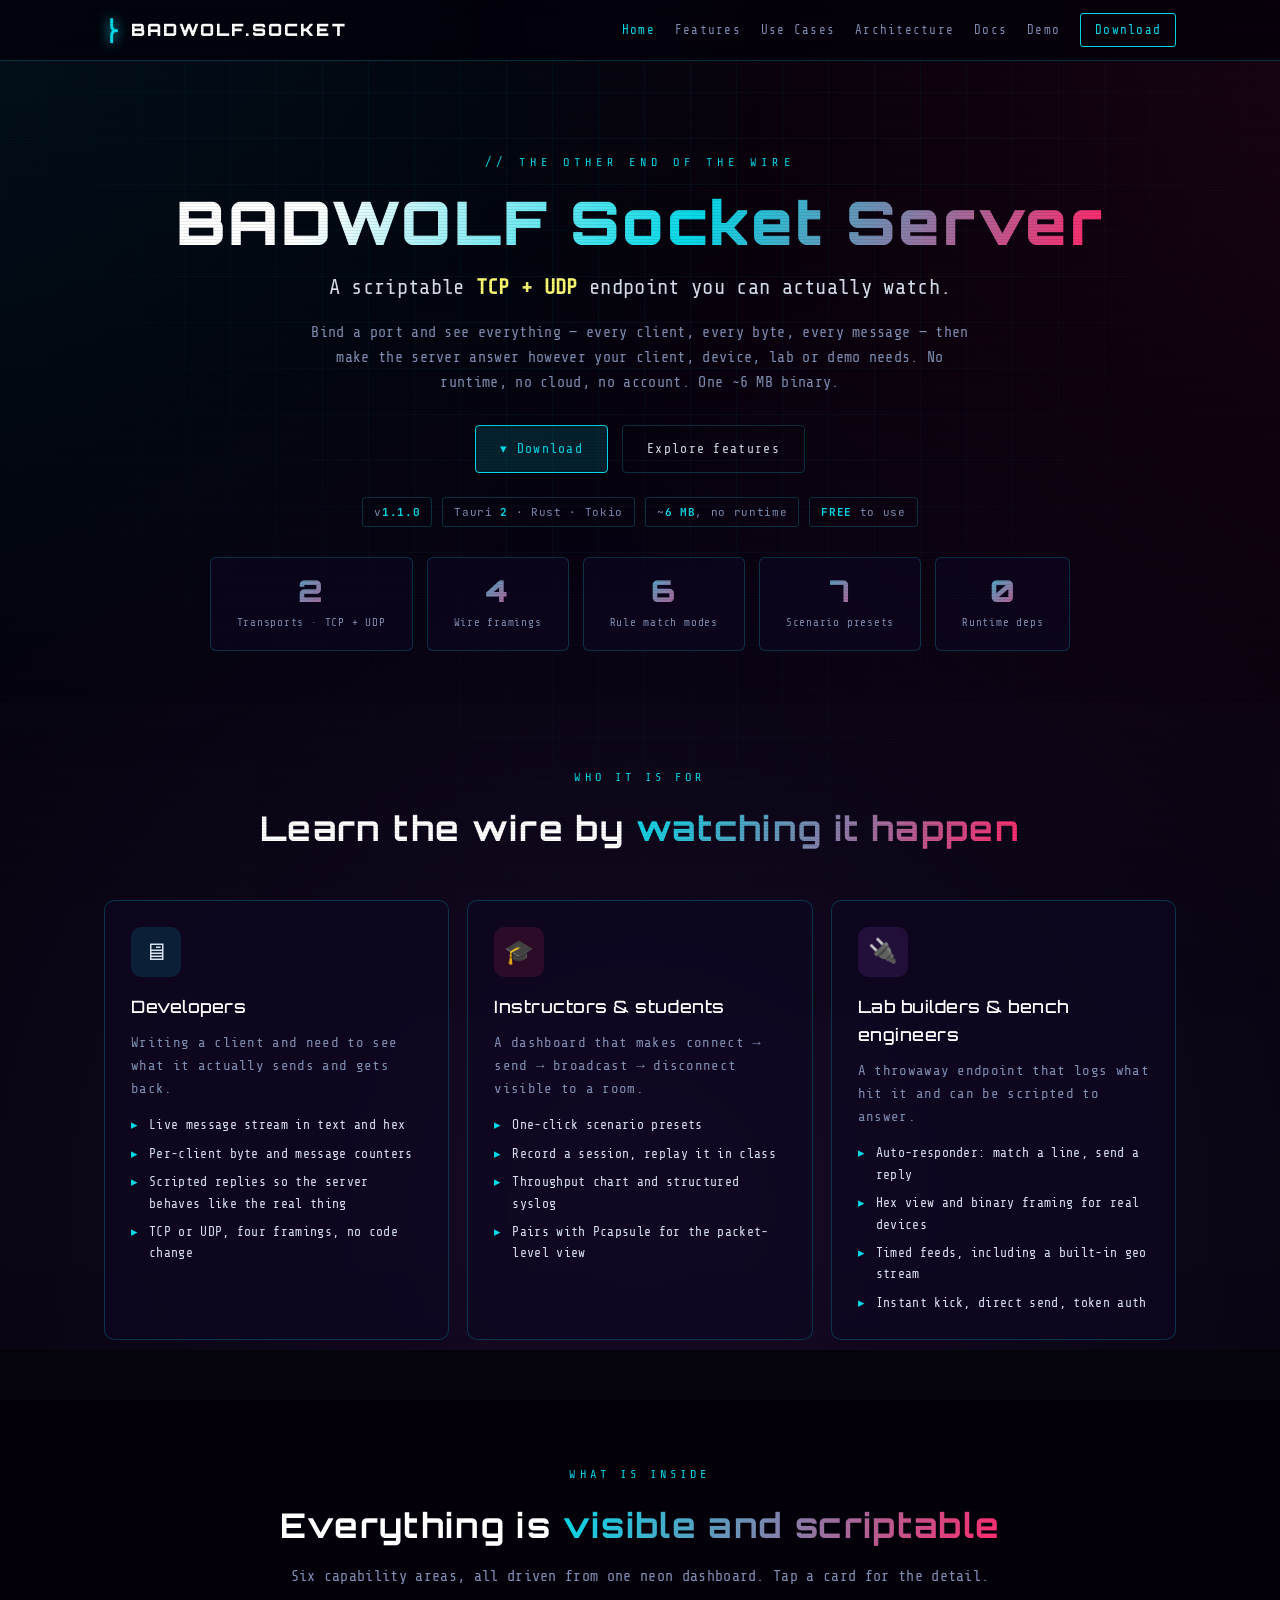
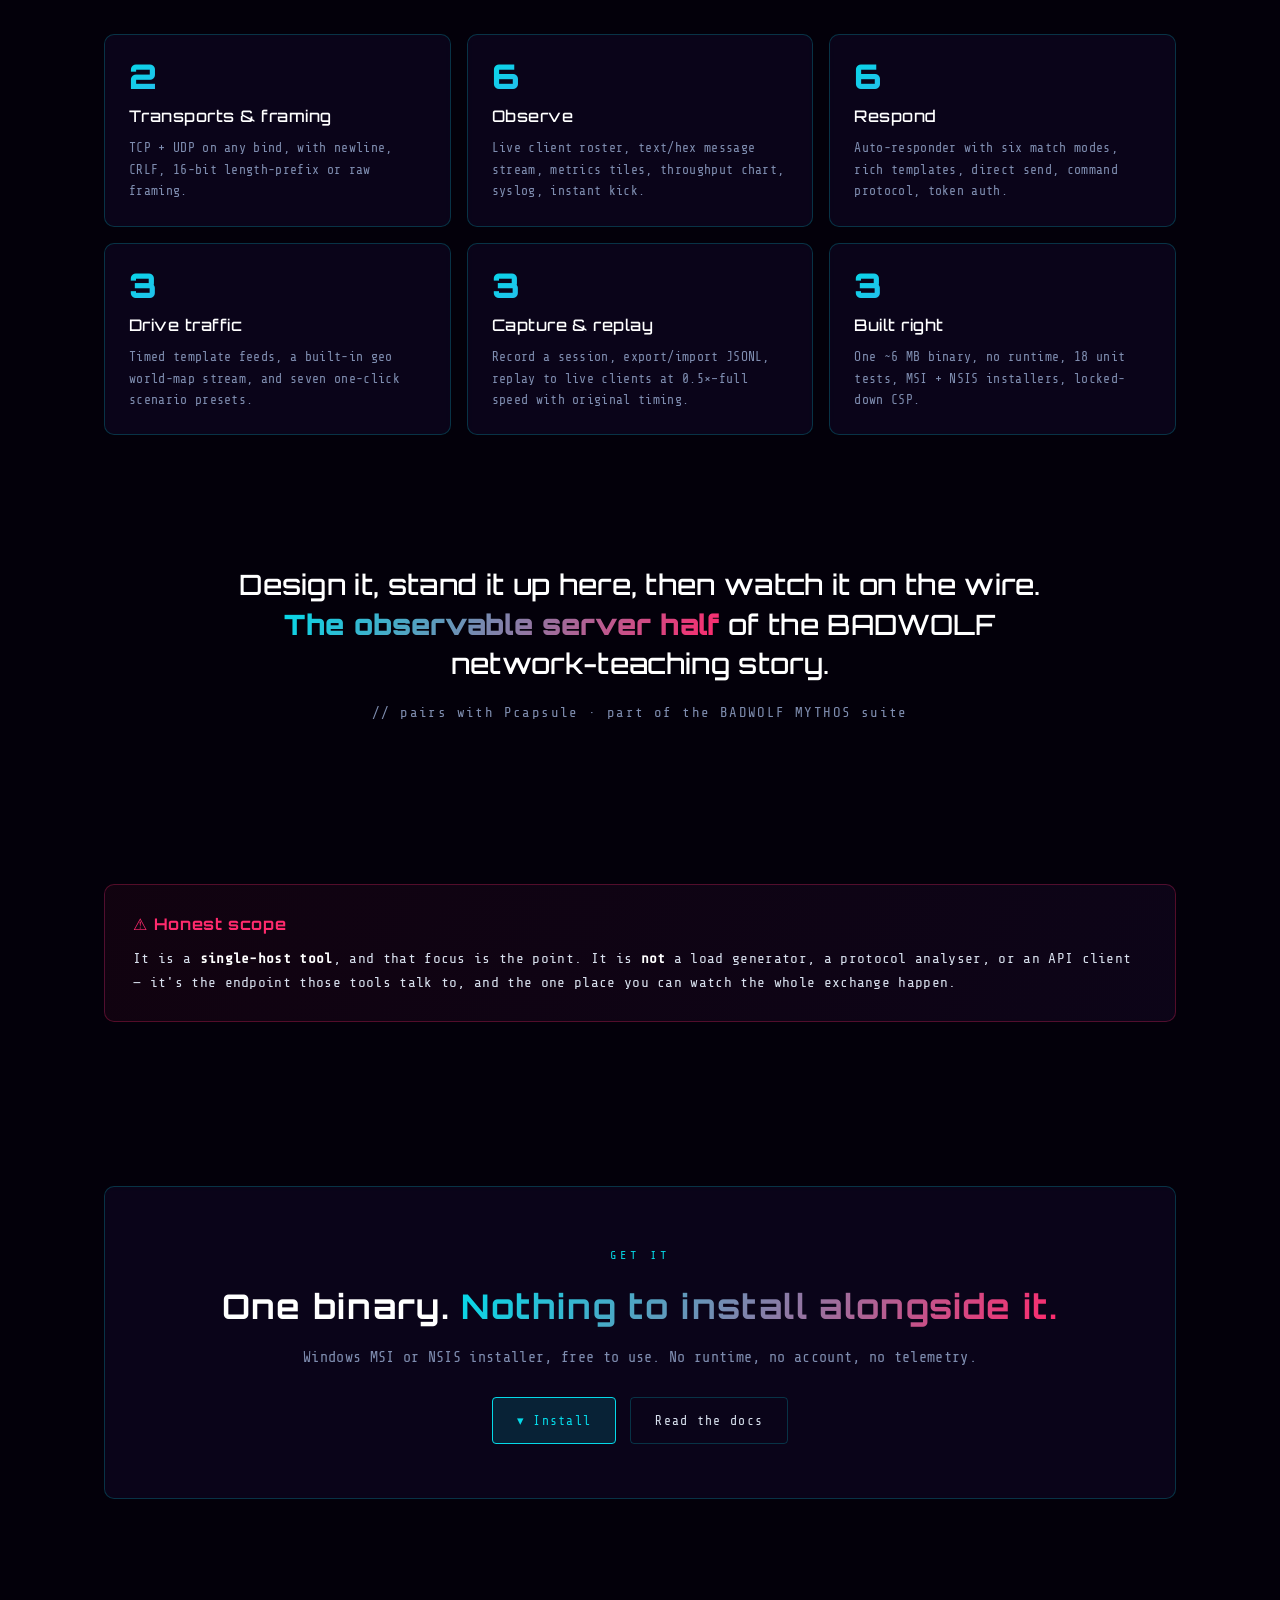
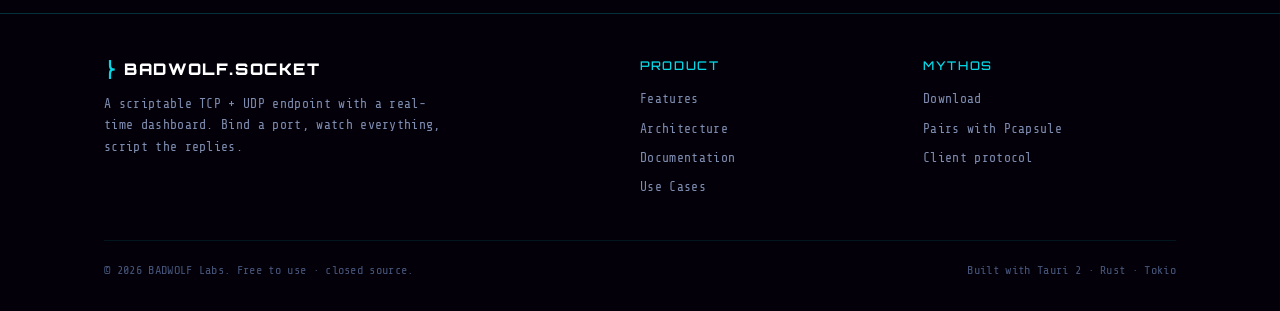
<file: index.html>
<!DOCTYPE html>
<html lang="en">
<head>
<meta charset="UTF-8" />
<meta name="viewport" content="width=device-width, initial-scale=1.0" />
<title>BADWOLF Socket Server — the other end of the wire</title>
<meta name="description" content="A scriptable TCP + UDP endpoint with a real-time cyberpunk dashboard. Auto-responder, feeds, hex, record/replay — one 6 MB binary, no runtime." />
<meta name="theme-color" content="#03000a" />
<link rel="preconnect" href="https://fonts.googleapis.com" />
<link rel="preconnect" href="https://fonts.gstatic.com" crossorigin />
<link href="https://fonts.googleapis.com/css2?family=Orbitron:wght@500;700;900&family=Share+Tech+Mono&family=JetBrains+Mono:wght@400;500;700&display=swap" rel="stylesheet" />
<link rel="stylesheet" href="styles.css" />
</head>
<body>
<div class="bg"></div><div class="grid-bg"></div><div class="scan"></div>

<nav class="nav">
  <div class="nav-inner">
    <a href="index.html" class="nav-brand"><span class="glyph">&#9132;</span> BADWOLF.SOCKET</a>
    <button class="nav-hamburger" aria-label="Menu">&#9776;</button>
    <div class="nav-links">
      <a href="index.html" class="active">Home</a>
      <a href="features.html">Features</a>
      <a href="use-cases.html">Use Cases</a>
      <a href="architecture.html">Architecture</a>
      <a href="docs.html">Docs</a>
      <a href="demo.html">Demo</a>
      <a href="docs.html#download" class="nav-cta">Download</a>
    </div>
  </div>
</nav>

<section class="hero">
  <div class="container">
    <div class="kicker reveal">// the other end of the wire</div>
    <h1 class="reveal reveal-delay-1">BADWOLF Socket Server</h1>
    <p class="hero-tagline reveal reveal-delay-2">A scriptable <b>TCP + UDP</b> endpoint you can actually watch.</p>
    <p class="hero-subtitle reveal reveal-delay-2">Bind a port and see everything — every client, every byte, every message — then make the server answer however your client, device, lab or demo needs. No runtime, no cloud, no account. One ~6&nbsp;MB binary.</p>
    <div class="hero-buttons reveal reveal-delay-3">
      <a href="docs.html#download" class="btn btn-primary">&#9662; Download</a>
      <a href="features.html" class="btn btn-ghost">Explore features</a>
    </div>
    <div class="badges reveal reveal-delay-3">
      <span class="badge">v<b>1.1.0</b></span>
      <span class="badge">Tauri <b>2</b> · Rust · Tokio</span>
      <span class="badge">~<b>6 MB</b>, no runtime</span>
      <span class="badge"><b>FREE</b> to use</span>
    </div>
  </div>
  <div class="container">
    <div class="stats-strip reveal reveal-delay-3">
      <div class="stat"><div class="stat-val">2</div><div class="stat-lbl">Transports · TCP + UDP</div></div>
      <div class="stat"><div class="stat-val">4</div><div class="stat-lbl">Wire framings</div></div>
      <div class="stat"><div class="stat-val">6</div><div class="stat-lbl">Rule match modes</div></div>
      <div class="stat"><div class="stat-val">7</div><div class="stat-lbl">Scenario presets</div></div>
      <div class="stat"><div class="stat-val">0</div><div class="stat-lbl">Runtime deps</div></div>
    </div>
  </div>
</section>

<!-- WHO IT IS FOR -->
<section class="section value-props">
  <div class="container">
    <div class="reveal" style="text-align:center; margin-bottom:44px;">
      <span class="label">Who it is for</span>
      <h2>Learn the wire by <span class="gradient-text">watching it happen</span></h2>
    </div>
    <div class="grid-3">
      <div class="glass feature-card reveal reveal-delay-1">
        <div class="vp-icon" style="background:rgba(5,217,232,0.12);">&#128421;</div>
        <h4>Developers</h4>
        <p>Writing a client and need to see what it actually sends and gets back.</p>
        <ul>
          <li>Live message stream in text and hex</li>
          <li>Per-client byte and message counters</li>
          <li>Scripted replies so the server behaves like the real thing</li>
          <li>TCP or UDP, four framings, no code change</li>
        </ul>
      </div>
      <div class="glass feature-card reveal reveal-delay-2">
        <div class="vp-icon" style="background:rgba(255,42,109,0.12);">&#127891;</div>
        <h4>Instructors &amp; students</h4>
        <p>A dashboard that makes connect &rarr; send &rarr; broadcast &rarr; disconnect visible to a room.</p>
        <ul>
          <li>One-click scenario presets</li>
          <li>Record a session, replay it in class</li>
          <li>Throughput chart and structured syslog</li>
          <li>Pairs with Pcapsule for the packet-level view</li>
        </ul>
      </div>
      <div class="glass feature-card reveal reveal-delay-3">
        <div class="vp-icon" style="background:rgba(177,74,255,0.12);">&#128268;</div>
        <h4>Lab builders &amp; bench engineers</h4>
        <p>A throwaway endpoint that logs what hit it and can be scripted to answer.</p>
        <ul>
          <li>Auto-responder: match a line, send a reply</li>
          <li>Hex view and binary framing for real devices</li>
          <li>Timed feeds, including a built-in geo stream</li>
          <li>Instant kick, direct send, token auth</li>
        </ul>
      </div>
    </div>
  </div>
</section>

<!-- WHAT IS INSIDE -->
<section class="section">
  <div class="container">
    <div class="reveal" style="text-align:center; margin-bottom:44px;">
      <span class="label">What is inside</span>
      <h2>Everything is <span class="gradient-text">visible and scriptable</span></h2>
      <p class="subtitle" style="margin:12px auto 0;">Six capability areas, all driven from one neon dashboard. Tap a card for the detail.</p>
    </div>
    <div class="cat-cards">
      <a href="features.html#listen" class="glass cat-card reveal reveal-delay-1">
        <div class="cat-count">2</div><h4>Transports &amp; framing</h4>
        <p>TCP + UDP on any bind, with newline, CRLF, 16-bit length-prefix or raw framing.</p>
      </a>
      <a href="features.html#see" class="glass cat-card reveal reveal-delay-2">
        <div class="cat-count">6</div><h4>Observe</h4>
        <p>Live client roster, text/hex message stream, metrics tiles, throughput chart, syslog, instant kick.</p>
      </a>
      <a href="features.html#answer" class="glass cat-card reveal reveal-delay-3">
        <div class="cat-count">6</div><h4>Respond</h4>
        <p>Auto-responder with six match modes, rich templates, direct send, command protocol, token auth.</p>
      </a>
      <a href="features.html#drive" class="glass cat-card reveal reveal-delay-1">
        <div class="cat-count">3</div><h4>Drive traffic</h4>
        <p>Timed template feeds, a built-in geo world-map stream, and seven one-click scenario presets.</p>
      </a>
      <a href="features.html#capture" class="glass cat-card reveal reveal-delay-2">
        <div class="cat-count">3</div><h4>Capture &amp; replay</h4>
        <p>Record a session, export/import JSONL, replay to live clients at 0.5&times;&ndash;full speed with original timing.</p>
      </a>
      <a href="features.html#built" class="glass cat-card reveal reveal-delay-3">
        <div class="cat-count">3</div><h4>Built right</h4>
        <p>One ~6 MB binary, no runtime, 18 unit tests, MSI + NSIS installers, locked-down CSP.</p>
      </a>
    </div>
  </div>
</section>

<!-- POSITIONING -->
<section class="quote-section">
  <div class="container">
    <blockquote class="reveal">Design it, stand it up here, then watch it on the wire.
      <span class="gradient-text">The observable server half</span> of the BADWOLF network-teaching story.</blockquote>
    <cite class="reveal reveal-delay-1">// pairs with Pcapsule &middot; part of the BADWOLF MYTHOS suite</cite>
  </div>
</section>

<!-- HONEST SCOPE -->
<section class="section">
  <div class="container">
    <div class="callout reveal">
      <h3>&#9888; Honest scope</h3>
      <p>It is a <b>single-host tool</b>, and that focus is the point. It is <b>not</b> a load generator,
      a protocol analyser, or an API client — it's the endpoint those tools talk to, and the one place
      you can watch the whole exchange happen.</p>
    </div>
  </div>
</section>

<!-- CTA -->
<section class="cta-section" id="download">
  <div class="container">
    <div class="glass reveal">
      <span class="label">Get it</span>
      <h2>One binary. <span class="gradient-text">Nothing to install alongside it.</span></h2>
      <p class="subtitle" style="margin:12px auto 0;">Windows MSI or NSIS installer, free to use. No runtime, no account, no telemetry.</p>
      <div class="cta-buttons">
        <a href="docs.html#download" class="btn btn-primary">&#9662; Install</a>
        <a href="docs.html" class="btn btn-ghost">Read the docs</a>
      </div>
    </div>
  </div>
</section>

<footer class="footer">
  <div class="container">
    <div class="footer-grid">
      <div class="footer-brand">
        <div class="logo"><span class="glyph">&#9132;</span> BADWOLF.SOCKET</div>
        <p>A scriptable TCP + UDP endpoint with a real-time dashboard. Bind a port, watch everything, script the replies.</p>
      </div>
      <div class="footer-col">
        <h5>Product</h5>
        <a href="features.html">Features</a>
        <a href="architecture.html">Architecture</a>
        <a href="docs.html">Documentation</a>
        <a href="use-cases.html">Use Cases</a>
      </div>
      <div class="footer-col">
        <h5>MYTHOS</h5>
        <a href="docs.html#download">Download</a>
        <a href="use-cases.html">Pairs with Pcapsule</a>
        <a href="docs.html#protocol">Client protocol</a>
      </div>
    </div>
    <div class="footer-bottom">
      <span>&copy; 2026 BADWOLF Labs. Free to use &middot; closed source.</span>
      <span>Built with Tauri 2 &middot; Rust &middot; Tokio</span>
    </div>
  </div>
</footer>

<script>
  const io = new IntersectionObserver((es) => es.forEach((e) => { if (e.isIntersecting) { e.target.classList.add("in"); io.unobserve(e.target); } }), { threshold: 0.12 });
  document.querySelectorAll(".reveal").forEach((el) => io.observe(el));
  document.querySelector(".nav-hamburger")?.addEventListener("click", () => document.querySelector(".nav-links").classList.toggle("open"));
</script>
</body>
</html>
</file>
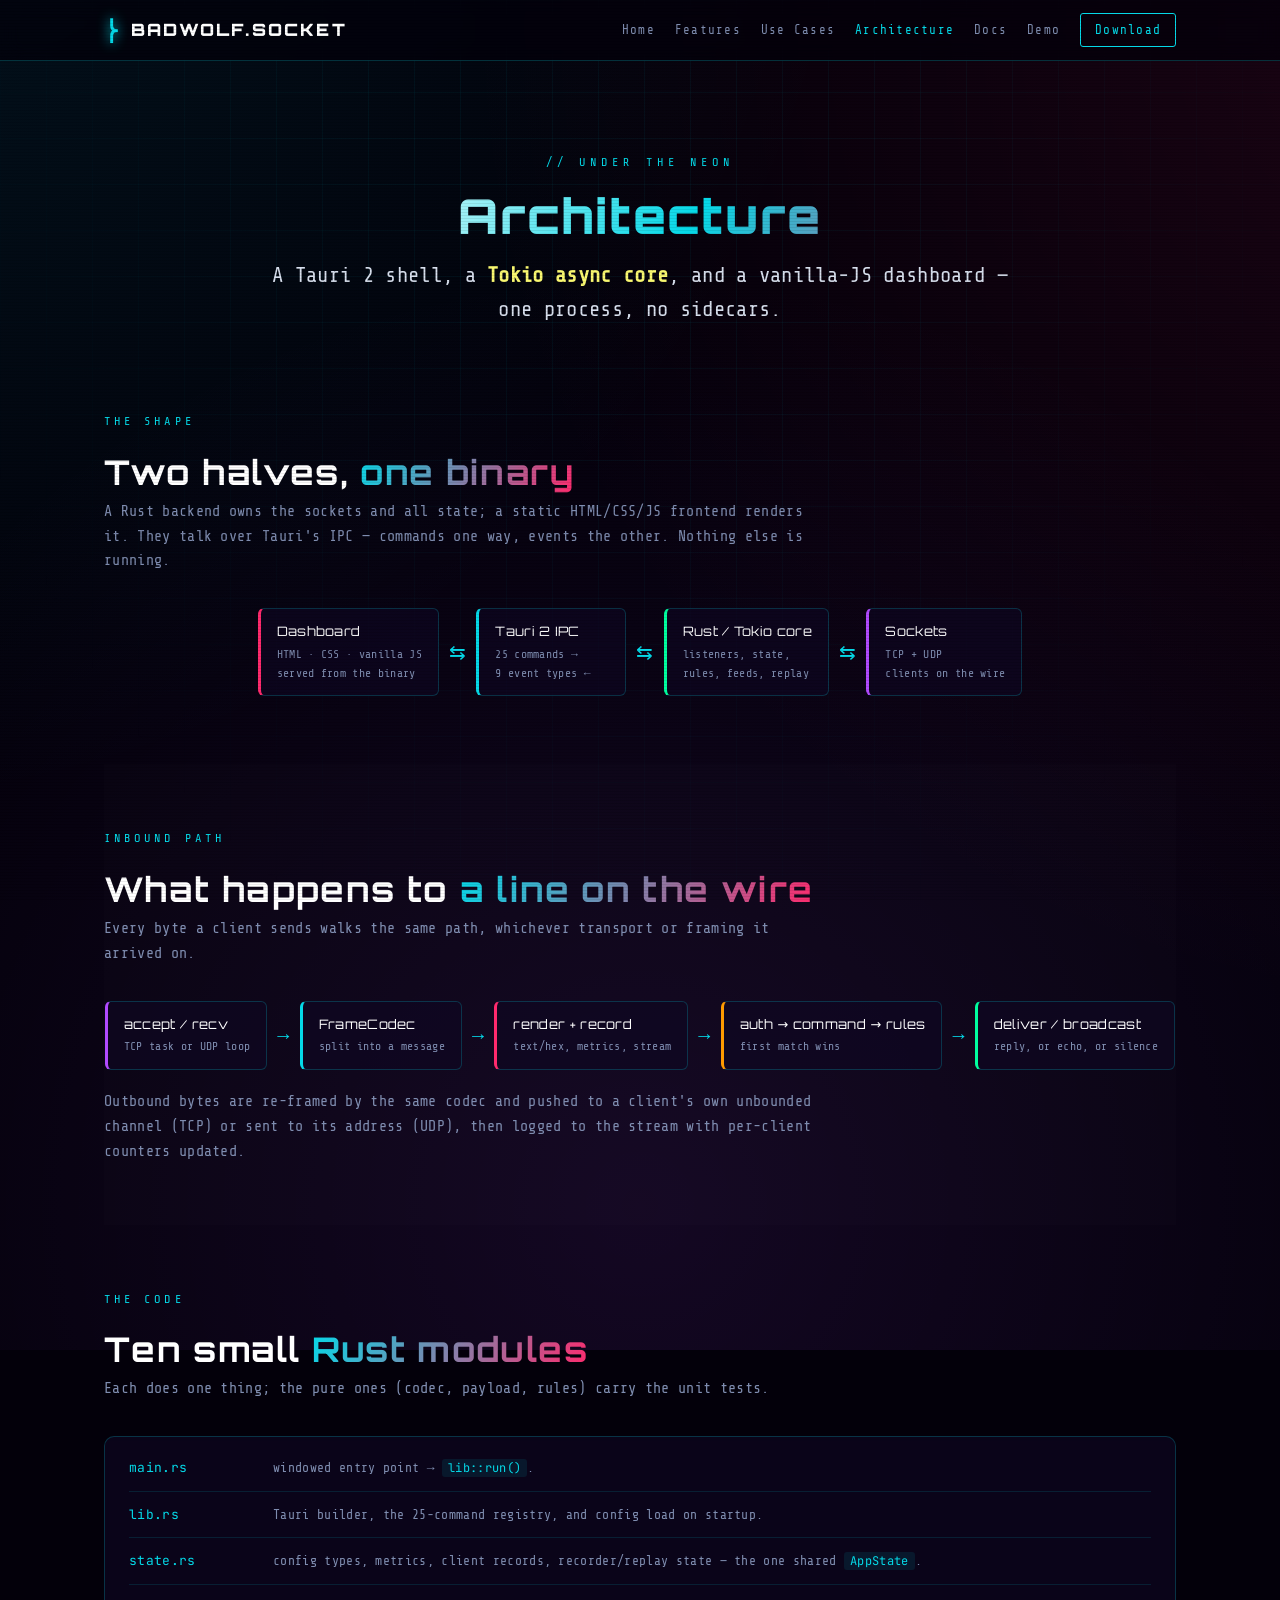
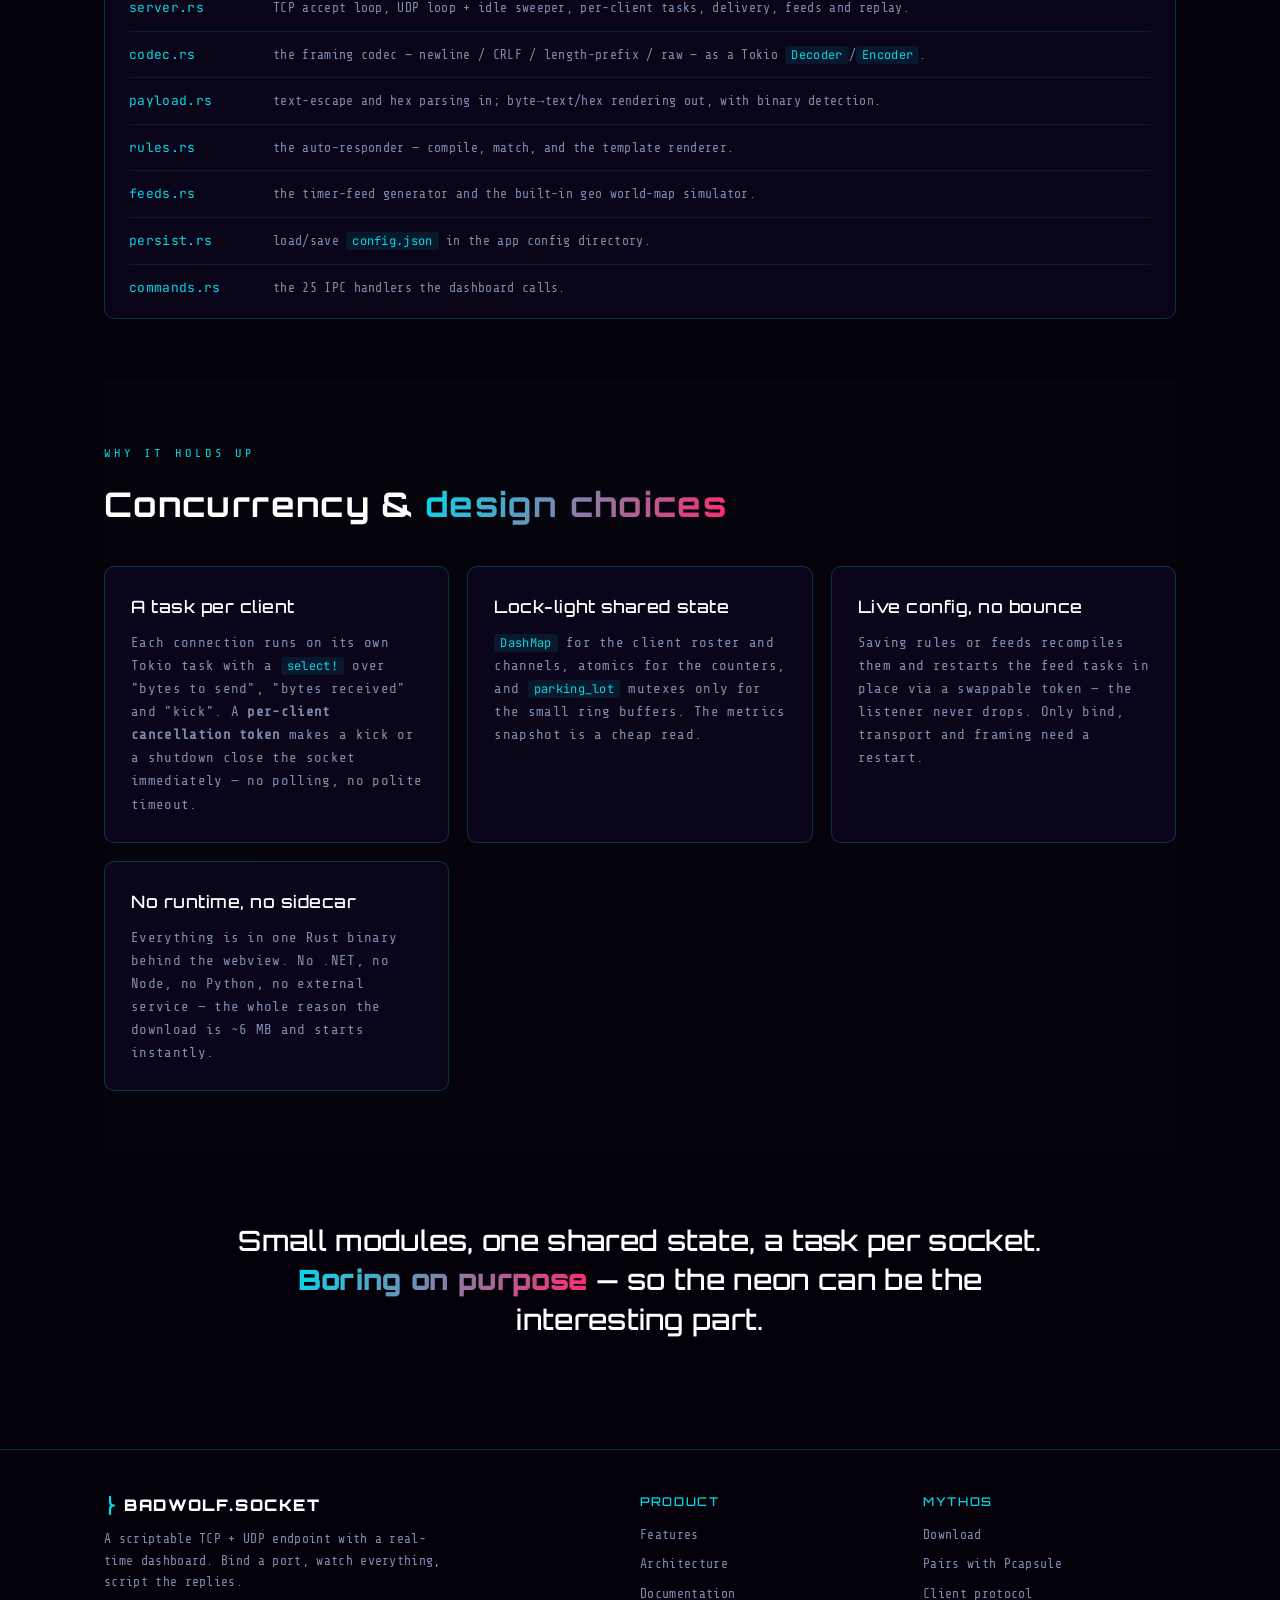
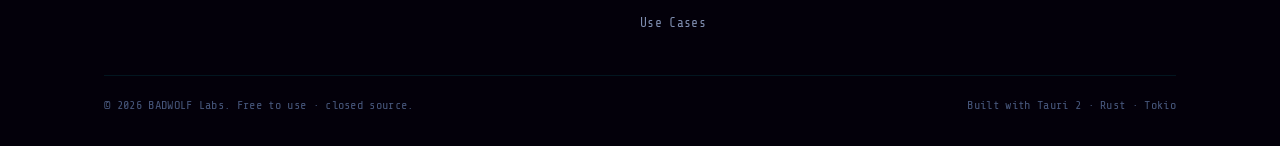
<file: architecture.html>
<!DOCTYPE html>
<html lang="en">
<head>
<meta charset="UTF-8" />
<meta name="viewport" content="width=device-width, initial-scale=1.0" />
<title>Architecture — BADWOLF Socket Server</title>
<meta name="description" content="How it's built: Tauri 2 shell, a Tokio async core, a framing codec, a rule engine, and a vanilla-JS dashboard over Tauri IPC." />
<meta name="theme-color" content="#03000a" />
<link rel="preconnect" href="https://fonts.googleapis.com" />
<link rel="preconnect" href="https://fonts.gstatic.com" crossorigin />
<link href="https://fonts.googleapis.com/css2?family=Orbitron:wght@500;700;900&family=Share+Tech+Mono&family=JetBrains+Mono:wght@400;500;700&display=swap" rel="stylesheet" />
<link rel="stylesheet" href="styles.css" />
<style>
  .flow { display: flex; flex-wrap: wrap; align-items: stretch; gap: 10px; justify-content: center; margin: 8px 0; }
  .node { background: var(--card); border: 1px solid var(--line); border-left: 3px solid var(--accent, var(--cyan));
    border-radius: 6px; padding: 12px 16px; min-width: 150px; }
  .node .t { font-family: var(--sans); font-size: 13px; color: #fff; }
  .node .d { font-size: 11.5px; color: var(--dim); margin-top: 3px; }
  .arrow { align-self: center; color: var(--cyan); font-size: 20px; }
  .mod-row { display:flex; gap:14px; align-items:baseline; padding:12px 0; border-bottom:1px solid rgba(5,217,232,0.12); }
  .mod-row:last-child { border-bottom:none; }
  .mod-name { font-family: var(--code); color: var(--cyan); font-size:13px; min-width: 130px; }
  .mod-row p { color: var(--dim); font-size:13px; }
</style>
</head>
<body>
<div class="bg"></div><div class="grid-bg"></div><div class="scan"></div>

<nav class="nav">
  <div class="nav-inner">
    <a href="index.html" class="nav-brand"><span class="glyph">&#9132;</span> BADWOLF.SOCKET</a>
    <button class="nav-hamburger" aria-label="Menu">&#9776;</button>
    <div class="nav-links">
      <a href="index.html">Home</a>
      <a href="features.html">Features</a>
      <a href="use-cases.html">Use Cases</a>
      <a href="architecture.html" class="active">Architecture</a>
      <a href="docs.html">Docs</a>
      <a href="demo.html">Demo</a>
      <a href="docs.html#download" class="nav-cta">Download</a>
    </div>
  </div>
</nav>

<section class="hero" style="padding-bottom:20px;">
  <div class="container">
    <div class="kicker reveal">// under the neon</div>
    <h1 class="reveal reveal-delay-1" style="font-size:clamp(30px,5vw,48px);">Architecture</h1>
    <p class="hero-tagline reveal reveal-delay-2">A Tauri 2 shell, a <b>Tokio async core</b>, and a vanilla-JS dashboard — one process, no sidecars.</p>
  </div>
</section>

<main class="container">

  <!-- Layers -->
  <section class="section">
    <div class="cat-header reveal"><span class="label">The shape</span><h2>Two halves, <span class="gradient-text">one binary</span></h2>
      <p class="subtitle">A Rust backend owns the sockets and all state; a static HTML/CSS/JS frontend renders it. They talk over Tauri's IPC — commands one way, events the other. Nothing else is running.</p></div>
    <div class="flow reveal">
      <div class="node" style="--accent:var(--pink);"><div class="t">Dashboard</div><div class="d">HTML · CSS · vanilla JS<br>served from the binary</div></div>
      <div class="arrow">&#8646;</div>
      <div class="node" style="--accent:var(--cyan);"><div class="t">Tauri 2 IPC</div><div class="d">25 commands &rarr;<br>9 event types &larr;</div></div>
      <div class="arrow">&#8646;</div>
      <div class="node" style="--accent:var(--lime);"><div class="t">Rust / Tokio core</div><div class="d">listeners, state,<br>rules, feeds, replay</div></div>
      <div class="arrow">&#8646;</div>
      <div class="node" style="--accent:var(--violet);"><div class="t">Sockets</div><div class="d">TCP + UDP<br>clients on the wire</div></div>
    </div>
  </section>

  <!-- Data flow -->
  <section class="section">
    <div class="cat-header reveal"><span class="label">Inbound path</span><h2>What happens to <span class="gradient-text">a line on the wire</span></h2>
      <p class="subtitle">Every byte a client sends walks the same path, whichever transport or framing it arrived on.</p></div>
    <div class="flow reveal">
      <div class="node" style="--accent:var(--violet);"><div class="t">accept / recv</div><div class="d">TCP task or UDP loop</div></div>
      <div class="arrow">&#8594;</div>
      <div class="node" style="--accent:var(--cyan);"><div class="t">FrameCodec</div><div class="d">split into a message</div></div>
      <div class="arrow">&#8594;</div>
      <div class="node" style="--accent:var(--pink);"><div class="t">render + record</div><div class="d">text/hex, metrics, stream</div></div>
      <div class="arrow">&#8594;</div>
      <div class="node" style="--accent:var(--amber);"><div class="t">auth &rarr; command &rarr; rules</div><div class="d">first match wins</div></div>
      <div class="arrow">&#8594;</div>
      <div class="node" style="--accent:var(--lime);"><div class="t">deliver / broadcast</div><div class="d">reply, or echo, or silence</div></div>
    </div>
    <p class="subtitle reveal" style="margin-top:20px;">Outbound bytes are re-framed by the same codec and pushed to a client's own unbounded channel (TCP) or sent to its address (UDP), then logged to the stream with per-client counters updated.</p>
  </section>

  <!-- Modules -->
  <section class="section">
    <div class="cat-header reveal"><span class="label">The code</span><h2>Ten small <span class="gradient-text">Rust modules</span></h2>
      <p class="subtitle">Each does one thing; the pure ones (codec, payload, rules) carry the unit tests.</p></div>
    <div class="glass reveal" style="padding:8px 24px;">
      <div class="mod-row"><span class="mod-name">main.rs</span><p>windowed entry point &rarr; <code>lib::run()</code>.</p></div>
      <div class="mod-row"><span class="mod-name">lib.rs</span><p>Tauri builder, the 25-command registry, and config load on startup.</p></div>
      <div class="mod-row"><span class="mod-name">state.rs</span><p>config types, metrics, client records, recorder/replay state — the one shared <code>AppState</code>.</p></div>
      <div class="mod-row"><span class="mod-name">server.rs</span><p>TCP accept loop, UDP loop + idle sweeper, per-client tasks, delivery, feeds and replay.</p></div>
      <div class="mod-row"><span class="mod-name">codec.rs</span><p>the framing codec — newline / CRLF / length-prefix / raw — as a Tokio <code>Decoder</code>/<code>Encoder</code>.</p></div>
      <div class="mod-row"><span class="mod-name">payload.rs</span><p>text-escape and hex parsing in; byte&rarr;text/hex rendering out, with binary detection.</p></div>
      <div class="mod-row"><span class="mod-name">rules.rs</span><p>the auto-responder — compile, match, and the template renderer.</p></div>
      <div class="mod-row"><span class="mod-name">feeds.rs</span><p>the timer-feed generator and the built-in geo world-map simulator.</p></div>
      <div class="mod-row"><span class="mod-name">persist.rs</span><p>load/save <code>config.json</code> in the app config directory.</p></div>
      <div class="mod-row"><span class="mod-name">commands.rs</span><p>the 25 IPC handlers the dashboard calls.</p></div>
    </div>
  </section>

  <!-- Concurrency + choices -->
  <section class="section">
    <div class="cat-header reveal"><span class="label">Why it holds up</span><h2>Concurrency &amp; <span class="gradient-text">design choices</span></h2></div>
    <div class="grid-2">
      <div class="glass feature-card reveal"><h4>A task per client</h4><p>Each connection runs on its own Tokio task with a <code>select!</code> over "bytes to send", "bytes received" and "kick". A <b>per-client cancellation token</b> makes a kick or a shutdown close the socket immediately — no polling, no polite timeout.</p></div>
      <div class="glass feature-card reveal reveal-delay-1"><h4>Lock-light shared state</h4><p><code>DashMap</code> for the client roster and channels, atomics for the counters, and <code>parking_lot</code> mutexes only for the small ring buffers. The metrics snapshot is a cheap read.</p></div>
      <div class="glass feature-card reveal reveal-delay-2"><h4>Live config, no bounce</h4><p>Saving rules or feeds recompiles them and restarts the feed tasks in place via a swappable token — the listener never drops. Only bind, transport and framing need a restart.</p></div>
      <div class="glass feature-card reveal reveal-delay-3"><h4>No runtime, no sidecar</h4><p>Everything is in one Rust binary behind the webview. No .NET, no Node, no Python, no external service — the whole reason the download is ~6 MB and starts instantly.</p></div>
    </div>
  </section>

  <section class="quote-section">
    <div class="container">
      <blockquote class="reveal">Small modules, one shared state, a task per socket.
        <span class="gradient-text">Boring on purpose</span> — so the neon can be the interesting part.</blockquote>
    </div>
  </section>
</main>

<footer class="footer">
  <div class="container">
    <div class="footer-grid">
      <div class="footer-brand">
        <div class="logo"><span class="glyph">&#9132;</span> BADWOLF.SOCKET</div>
        <p>A scriptable TCP + UDP endpoint with a real-time dashboard. Bind a port, watch everything, script the replies.</p>
      </div>
      <div class="footer-col">
        <h5>Product</h5>
        <a href="features.html">Features</a>
        <a href="architecture.html">Architecture</a>
        <a href="docs.html">Documentation</a>
        <a href="use-cases.html">Use Cases</a>
      </div>
      <div class="footer-col">
        <h5>MYTHOS</h5>
        <a href="docs.html#download">Download</a>
        <a href="use-cases.html">Pairs with Pcapsule</a>
        <a href="docs.html#protocol">Client protocol</a>
      </div>
    </div>
    <div class="footer-bottom">
      <span>&copy; 2026 BADWOLF Labs. Free to use &middot; closed source.</span>
      <span>Built with Tauri 2 &middot; Rust &middot; Tokio</span>
    </div>
  </div>
</footer>

<script>
  const io = new IntersectionObserver((es) => es.forEach((e) => { if (e.isIntersecting) { e.target.classList.add("in"); io.unobserve(e.target); } }), { threshold: 0.12 });
  document.querySelectorAll(".reveal").forEach((el) => io.observe(el));
  document.querySelector(".nav-hamburger")?.addEventListener("click", () => document.querySelector(".nav-links").classList.toggle("open"));
</script>
</body>
</html>
</file>
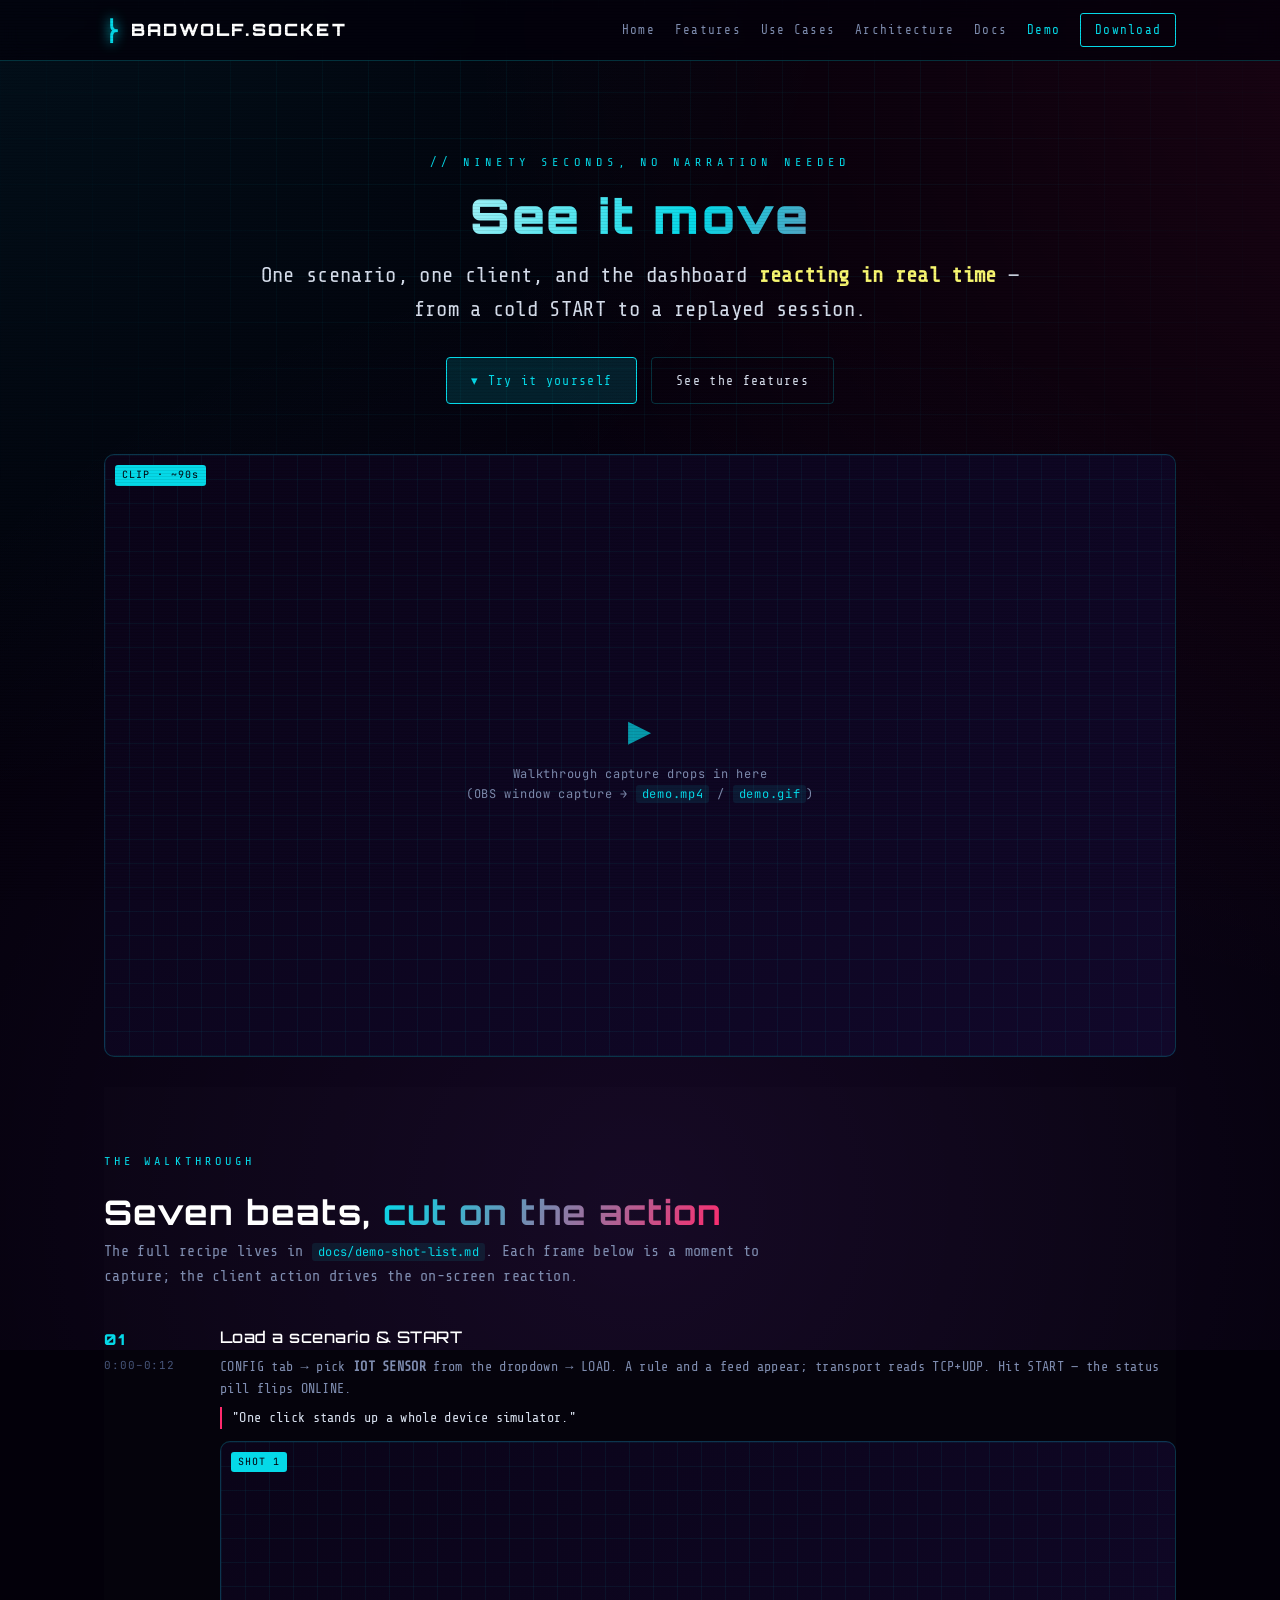
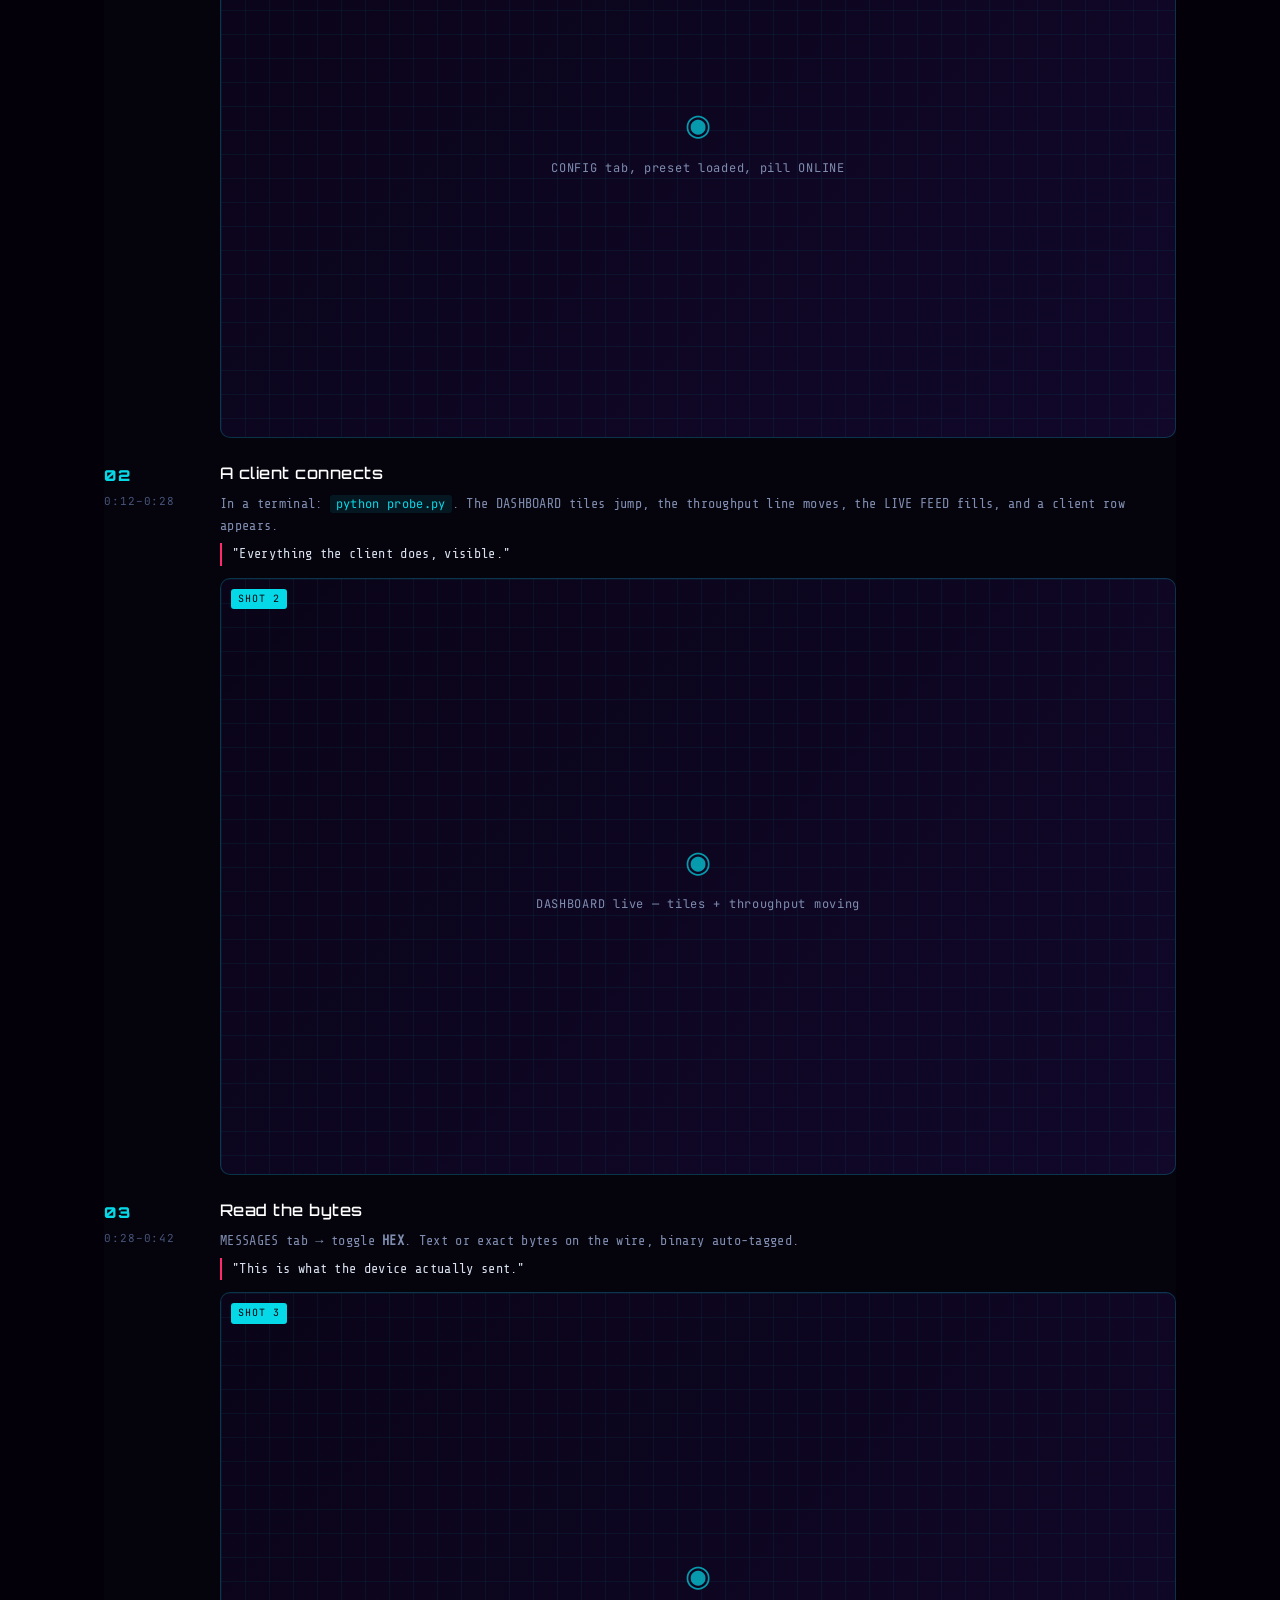
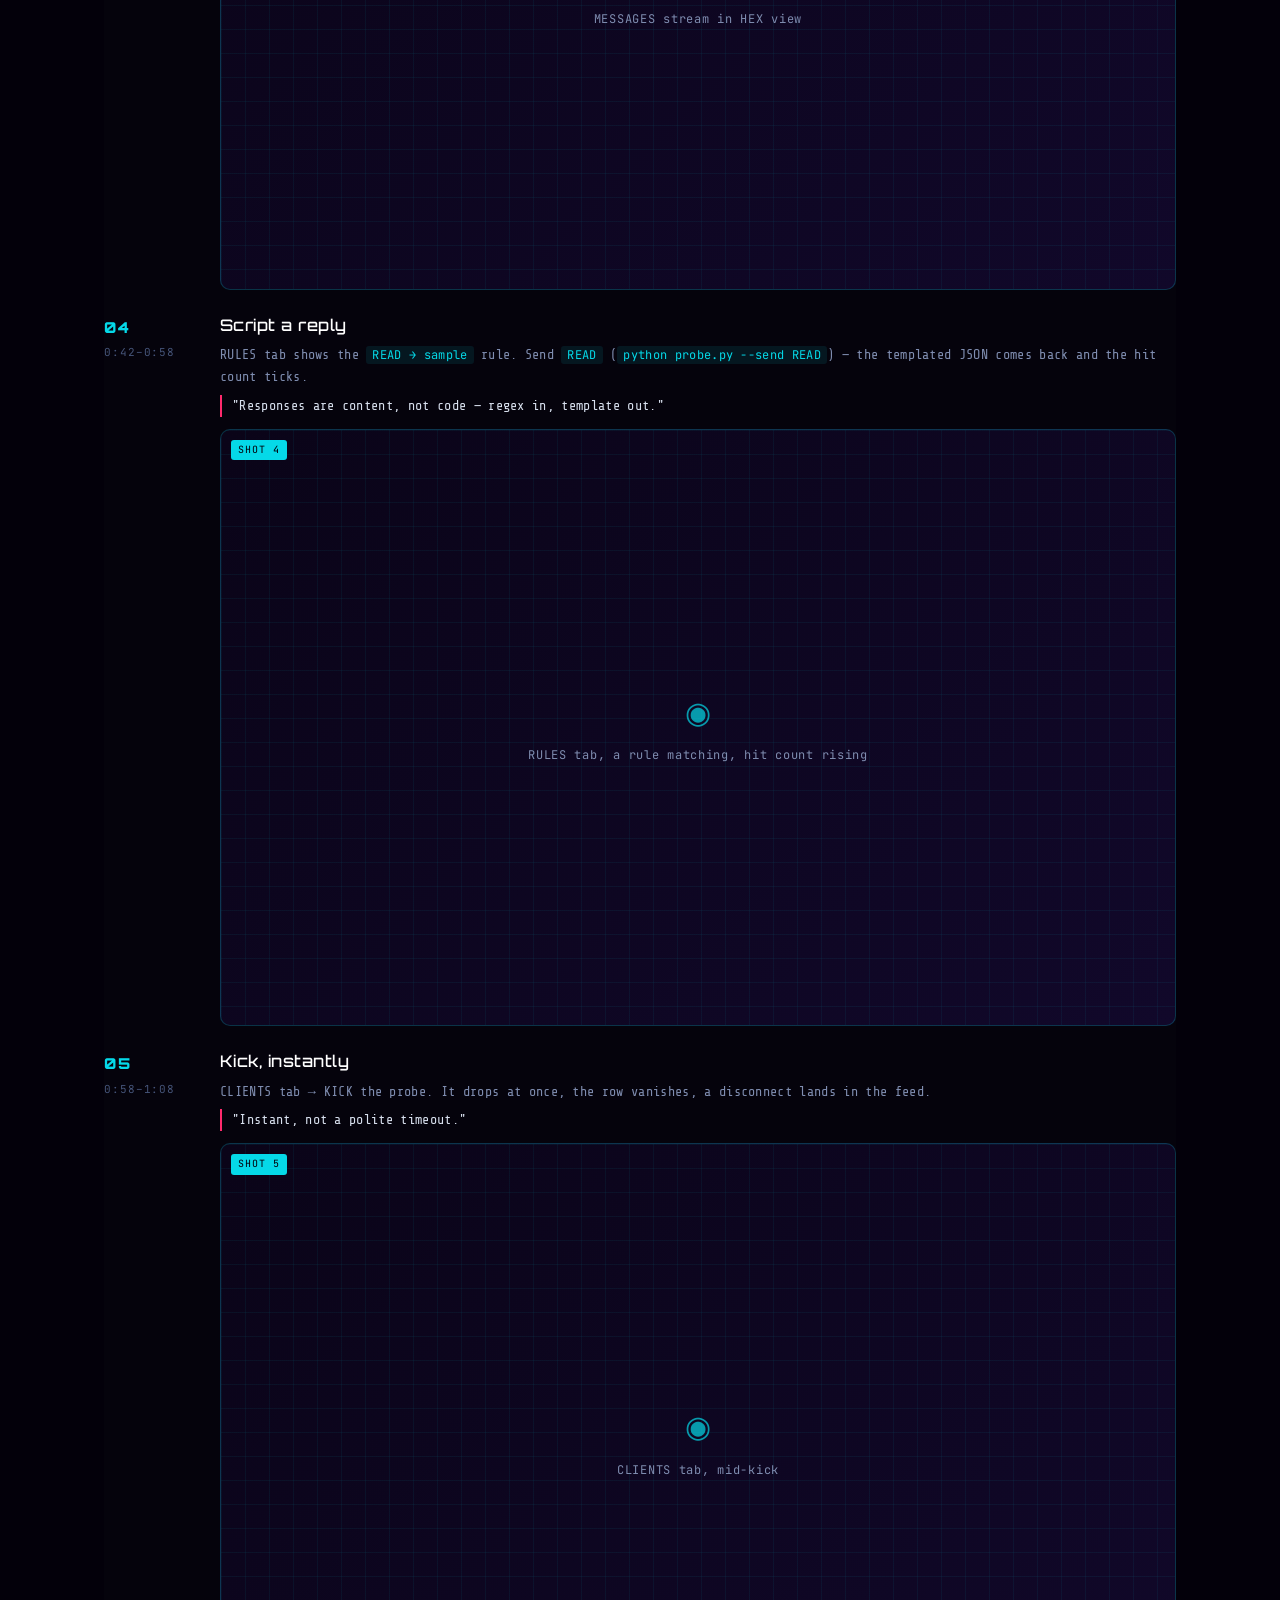
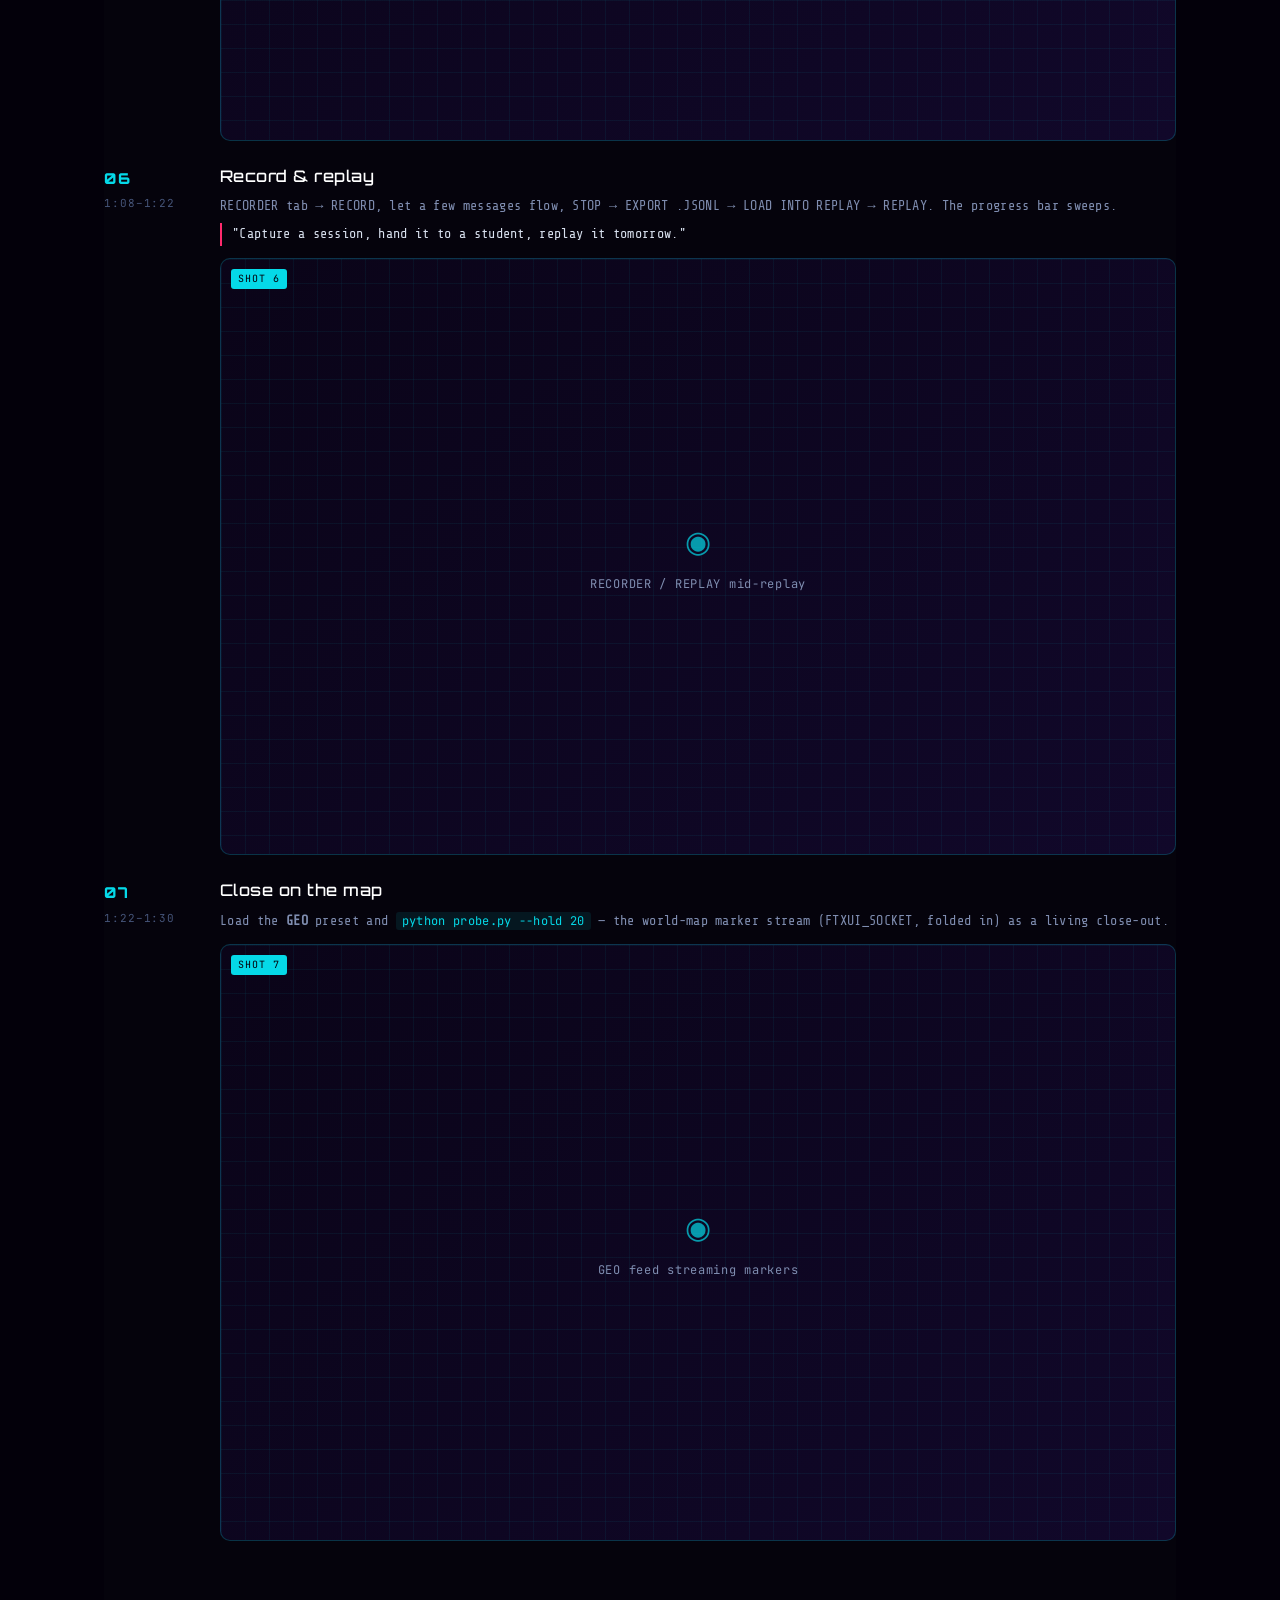
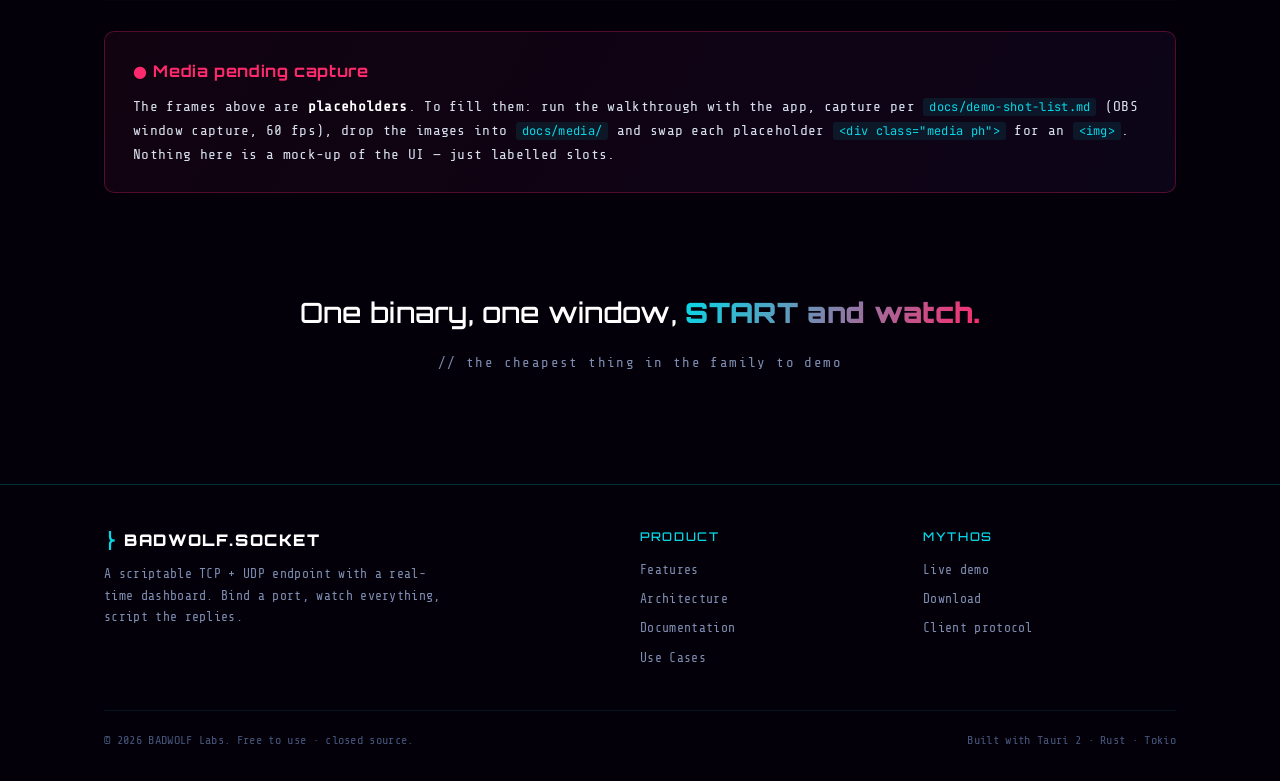
<file: demo.html>
<!DOCTYPE html>
<html lang="en">
<head>
<meta charset="UTF-8" />
<meta name="viewport" content="width=device-width, initial-scale=1.0" />
<title>Demo — BADWOLF Socket Server</title>
<meta name="description" content="A 90-second guided walkthrough of the BADWOLF Socket Server: scenario preset, live client, hex view, scripted reply, instant kick, record & replay." />
<meta name="theme-color" content="#03000a" />
<link rel="preconnect" href="https://fonts.googleapis.com" />
<link rel="preconnect" href="https://fonts.gstatic.com" crossorigin />
<link href="https://fonts.googleapis.com/css2?family=Orbitron:wght@500;700;900&family=Share+Tech+Mono&family=JetBrains+Mono:wght@400;500;700&display=swap" rel="stylesheet" />
<link rel="stylesheet" href="styles.css" />
<style>
  .media { position: relative; border-radius: 10px; overflow: hidden; border: 1px solid var(--line);
    background: linear-gradient(135deg, var(--bg-2), var(--bg-3)); }
  .media img { display: block; width: 100%; height: auto; }
  .media.ph { aspect-ratio: 16 / 10; display: flex; flex-direction: column; align-items: center; justify-content: center; gap: 8px; text-align: center; }
  .media.ph::before { content: ""; position: absolute; inset: 0;
    background-image: linear-gradient(rgba(5,217,232,0.06) 1px, transparent 1px), linear-gradient(90deg, rgba(5,217,232,0.06) 1px, transparent 1px);
    background-size: 24px 24px; }
  .media .cam { font-size: 30px; color: var(--cyan); opacity: .7; z-index:1; }
  .media .plabel { font-family: var(--code); font-size: 12px; color: var(--dim); letter-spacing: 0.06em; z-index:1; padding: 0 16px; }
  .media .ptag { position: absolute; top: 10px; left: 10px; font-family: var(--code); font-size: 10px; letter-spacing: 0.1em;
    color: var(--bg-0); background: var(--cyan); padding: 2px 7px; border-radius: 3px; z-index:1; }
  .film { display: grid; grid-template-columns: 1fr; gap: 22px; }
  .frame { display: grid; grid-template-columns: 96px 1fr; gap: 20px; align-items: start; }
  .frame .stamp { font-family: var(--sans); font-weight: 900; font-size: 15px; color: var(--cyan); padding-top: 4px; letter-spacing: 0.06em; }
  .frame .stamp small { display:block; color: var(--faint); font-size: 11px; font-family: var(--code); font-weight: 400; margin-top: 3px; }
  .frame .body h4 { font-size: 16px; margin-bottom: 6px; }
  .frame .body p { color: var(--dim); font-size: 13.5px; }
  .frame .body .say { color: var(--text); font-size: 13.5px; margin-top: 6px; border-left: 2px solid var(--pink); padding-left: 10px; }
  .frame .body .media { margin-top: 12px; }
  .gallery { display: grid; grid-template-columns: repeat(auto-fill, minmax(280px, 1fr)); gap: 16px; }
  @media (max-width: 640px){ .frame { grid-template-columns: 1fr; } }
</style>
</head>
<body>
<div class="bg"></div><div class="grid-bg"></div><div class="scan"></div>

<nav class="nav">
  <div class="nav-inner">
    <a href="index.html" class="nav-brand"><span class="glyph">&#9132;</span> BADWOLF.SOCKET</a>
    <button class="nav-hamburger" aria-label="Menu">&#9776;</button>
    <div class="nav-links">
      <a href="index.html">Home</a>
      <a href="features.html">Features</a>
      <a href="use-cases.html">Use Cases</a>
      <a href="architecture.html">Architecture</a>
      <a href="docs.html">Docs</a>
      <a href="demo.html" class="active">Demo</a>
      <a href="docs.html#download" class="nav-cta">Download</a>
    </div>
  </div>
</nav>

<section class="hero" style="padding-bottom:20px;">
  <div class="container">
    <div class="kicker reveal">// ninety seconds, no narration needed</div>
    <h1 class="reveal reveal-delay-1" style="font-size:clamp(30px,5vw,48px);">See it move</h1>
    <p class="hero-tagline reveal reveal-delay-2">One scenario, one client, and the dashboard <b>reacting in real time</b> — from a cold START to a replayed session.</p>
    <div class="hero-buttons reveal reveal-delay-3">
      <a href="docs.html#download" class="btn btn-primary">&#9662; Try it yourself</a>
      <a href="features.html" class="btn btn-ghost">See the features</a>
    </div>
  </div>
</section>

<main class="container">

  <!-- HERO REEL PLACEHOLDER -->
  <section class="section-sm">
    <div class="media ph reveal" style="aspect-ratio:16/9;">
      <span class="ptag">CLIP · ~90s</span>
      <span class="cam">&#9654;</span>
      <span class="plabel">Walkthrough capture drops in here<br>(OBS window capture &rarr; <code>demo.mp4</code> / <code>demo.gif</code>)</span>
    </div>
  </section>

  <!-- STORYBOARD -->
  <section class="section">
    <div class="cat-header reveal"><span class="label">The walkthrough</span><h2>Seven beats, <span class="gradient-text">cut on the action</span></h2>
      <p class="subtitle">The full recipe lives in <code>docs/demo-shot-list.md</code>. Each frame below is a moment to capture; the client action drives the on-screen reaction.</p></div>

    <div class="film">
      <div class="frame reveal">
        <div class="stamp">01<small>0:00–0:12</small></div>
        <div class="body">
          <h4>Load a scenario &amp; START</h4>
          <p>CONFIG tab &rarr; pick <b>IOT SENSOR</b> from the dropdown &rarr; LOAD. A rule and a feed appear; transport reads TCP+UDP. Hit START — the status pill flips ONLINE.</p>
          <p class="say">"One click stands up a whole device simulator."</p>
          <div class="media ph"><span class="ptag">SHOT 1</span><span class="cam">&#9673;</span><span class="plabel">CONFIG tab, preset loaded, pill ONLINE</span></div>
        </div>
      </div>

      <div class="frame reveal">
        <div class="stamp">02<small>0:12–0:28</small></div>
        <div class="body">
          <h4>A client connects</h4>
          <p>In a terminal: <code>python probe.py</code>. The DASHBOARD tiles jump, the throughput line moves, the LIVE FEED fills, and a client row appears.</p>
          <p class="say">"Everything the client does, visible."</p>
          <div class="media ph"><span class="ptag">SHOT 2</span><span class="cam">&#9673;</span><span class="plabel">DASHBOARD live — tiles + throughput moving</span></div>
        </div>
      </div>

      <div class="frame reveal">
        <div class="stamp">03<small>0:28–0:42</small></div>
        <div class="body">
          <h4>Read the bytes</h4>
          <p>MESSAGES tab &rarr; toggle <b>HEX</b>. Text or exact bytes on the wire, binary auto-tagged.</p>
          <p class="say">"This is what the device actually sent."</p>
          <div class="media ph"><span class="ptag">SHOT 3</span><span class="cam">&#9673;</span><span class="plabel">MESSAGES stream in HEX view</span></div>
        </div>
      </div>

      <div class="frame reveal">
        <div class="stamp">04<small>0:42–0:58</small></div>
        <div class="body">
          <h4>Script a reply</h4>
          <p>RULES tab shows the <code>READ &rarr; sample</code> rule. Send <code>READ</code> (<code>python probe.py --send READ</code>) — the templated JSON comes back and the hit count ticks.</p>
          <p class="say">"Responses are content, not code — regex in, template out."</p>
          <div class="media ph"><span class="ptag">SHOT 4</span><span class="cam">&#9673;</span><span class="plabel">RULES tab, a rule matching, hit count rising</span></div>
        </div>
      </div>

      <div class="frame reveal">
        <div class="stamp">05<small>0:58–1:08</small></div>
        <div class="body">
          <h4>Kick, instantly</h4>
          <p>CLIENTS tab &rarr; KICK the probe. It drops at once, the row vanishes, a disconnect lands in the feed.</p>
          <p class="say">"Instant, not a polite timeout."</p>
          <div class="media ph"><span class="ptag">SHOT 5</span><span class="cam">&#9673;</span><span class="plabel">CLIENTS tab, mid-kick</span></div>
        </div>
      </div>

      <div class="frame reveal">
        <div class="stamp">06<small>1:08–1:22</small></div>
        <div class="body">
          <h4>Record &amp; replay</h4>
          <p>RECORDER tab &rarr; RECORD, let a few messages flow, STOP &rarr; EXPORT .JSONL &rarr; LOAD INTO REPLAY &rarr; REPLAY. The progress bar sweeps.</p>
          <p class="say">"Capture a session, hand it to a student, replay it tomorrow."</p>
          <div class="media ph"><span class="ptag">SHOT 6</span><span class="cam">&#9673;</span><span class="plabel">RECORDER / REPLAY mid-replay</span></div>
        </div>
      </div>

      <div class="frame reveal">
        <div class="stamp">07<small>1:22–1:30</small></div>
        <div class="body">
          <h4>Close on the map</h4>
          <p>Load the <b>GEO</b> preset and <code>python probe.py --hold 20</code> — the world-map marker stream (FTXUI_SOCKET, folded in) as a living close-out.</p>
          <div class="media ph"><span class="ptag">SHOT 7</span><span class="cam">&#9673;</span><span class="plabel">GEO feed streaming markers</span></div>
        </div>
      </div>
    </div>
  </section>

  <div class="callout reveal">
    <h3>&#9679; Media pending capture</h3>
    <p>The frames above are <b>placeholders</b>. To fill them: run the walkthrough with the app,
    capture per <code>docs/demo-shot-list.md</code> (OBS window capture, 60&nbsp;fps), drop the images
    into <code>docs/media/</code> and swap each placeholder <code>&lt;div class="media ph"&gt;</code>
    for an <code>&lt;img&gt;</code>. Nothing here is a mock-up of the UI — just labelled slots.</p>
  </div>

  <section class="quote-section">
    <div class="container">
      <blockquote class="reveal">One binary, one window, <span class="gradient-text">START and watch.</span></blockquote>
      <cite class="reveal reveal-delay-1">// the cheapest thing in the family to demo</cite>
    </div>
  </section>
</main>

<footer class="footer">
  <div class="container">
    <div class="footer-grid">
      <div class="footer-brand">
        <div class="logo"><span class="glyph">&#9132;</span> BADWOLF.SOCKET</div>
        <p>A scriptable TCP + UDP endpoint with a real-time dashboard. Bind a port, watch everything, script the replies.</p>
      </div>
      <div class="footer-col">
        <h5>Product</h5>
        <a href="features.html">Features</a>
        <a href="architecture.html">Architecture</a>
        <a href="docs.html">Documentation</a>
        <a href="use-cases.html">Use Cases</a>
      </div>
      <div class="footer-col">
        <h5>MYTHOS</h5>
        <a href="demo.html">Live demo</a>
        <a href="docs.html#download">Download</a>
        <a href="docs.html#protocol">Client protocol</a>
      </div>
    </div>
    <div class="footer-bottom">
      <span>&copy; 2026 BADWOLF Labs. Free to use &middot; closed source.</span>
      <span>Built with Tauri 2 &middot; Rust &middot; Tokio</span>
    </div>
  </div>
</footer>

<script>
  const io = new IntersectionObserver((es) => es.forEach((e) => { if (e.isIntersecting) { e.target.classList.add("in"); io.unobserve(e.target); } }), { threshold: 0.12 });
  document.querySelectorAll(".reveal").forEach((el) => io.observe(el));
  document.querySelector(".nav-hamburger")?.addEventListener("click", () => document.querySelector(".nav-links").classList.toggle("open"));
</script>
</body>
</html>
</file>
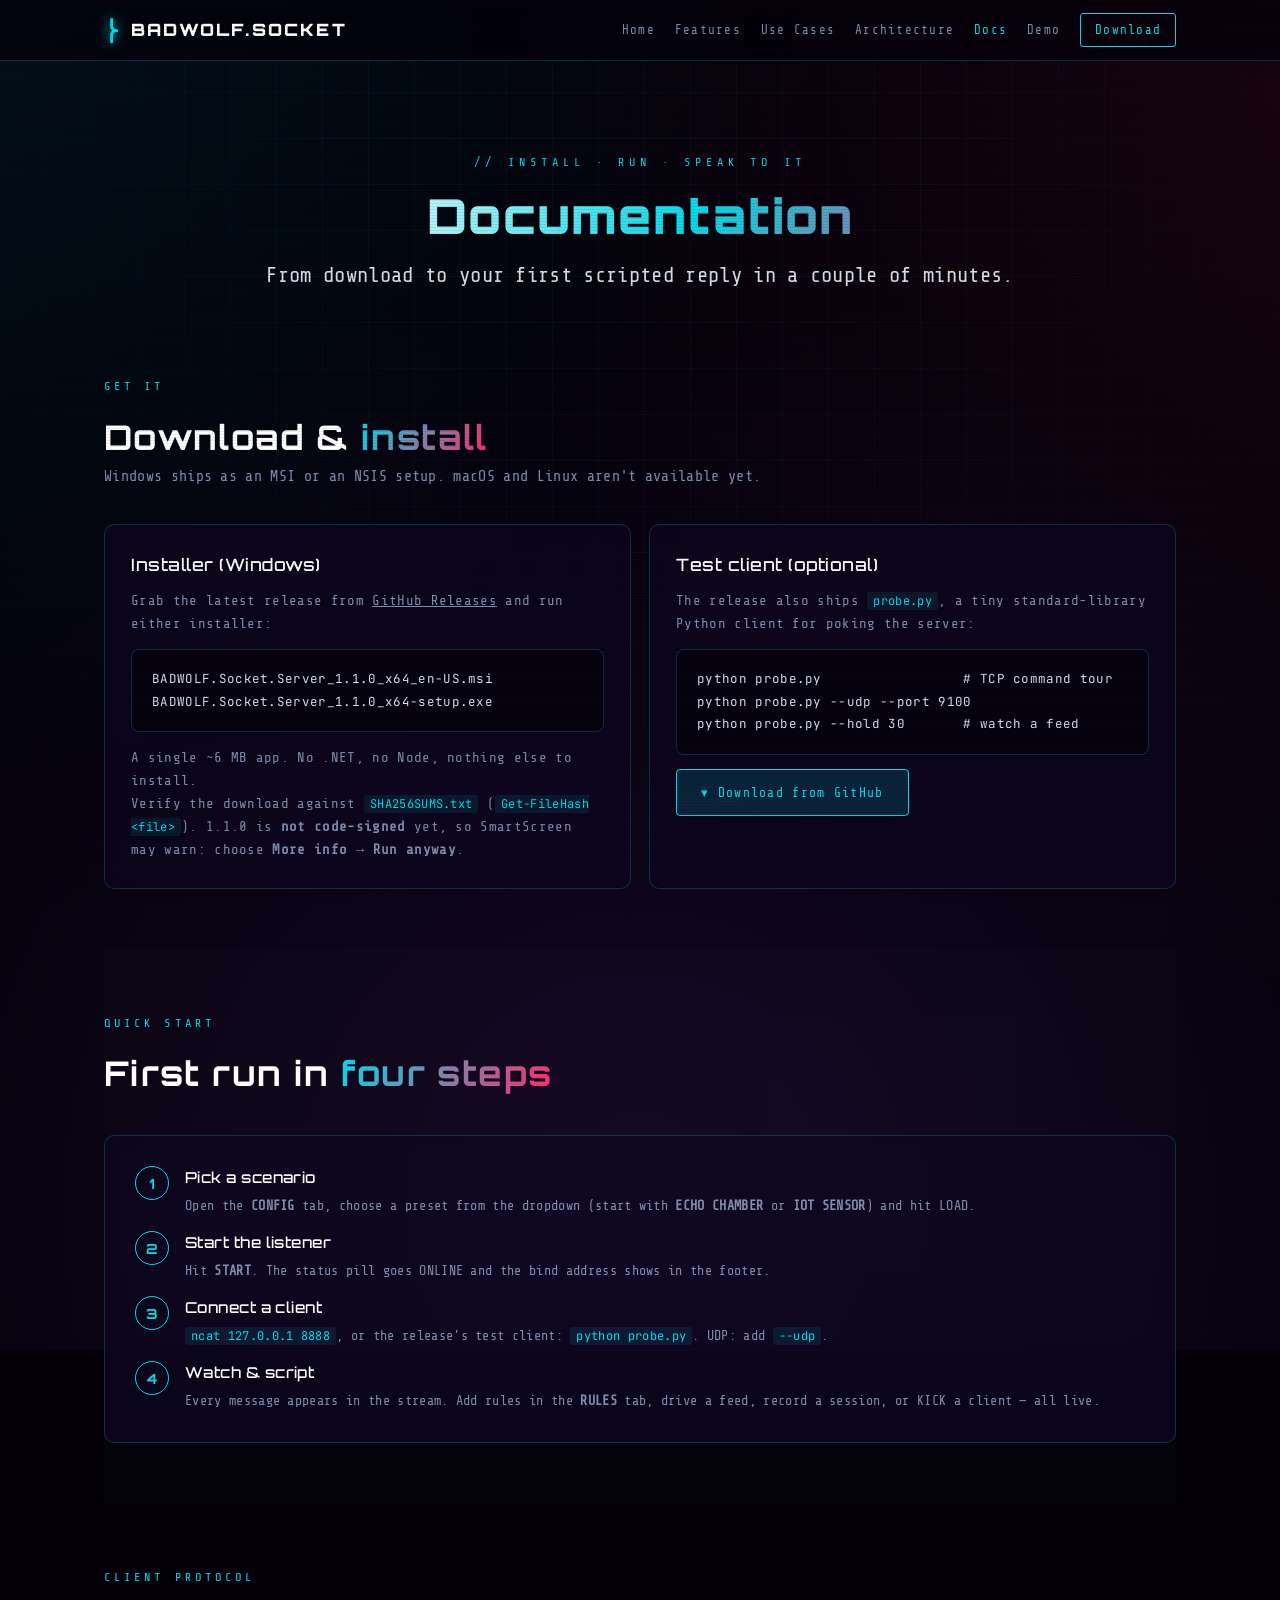
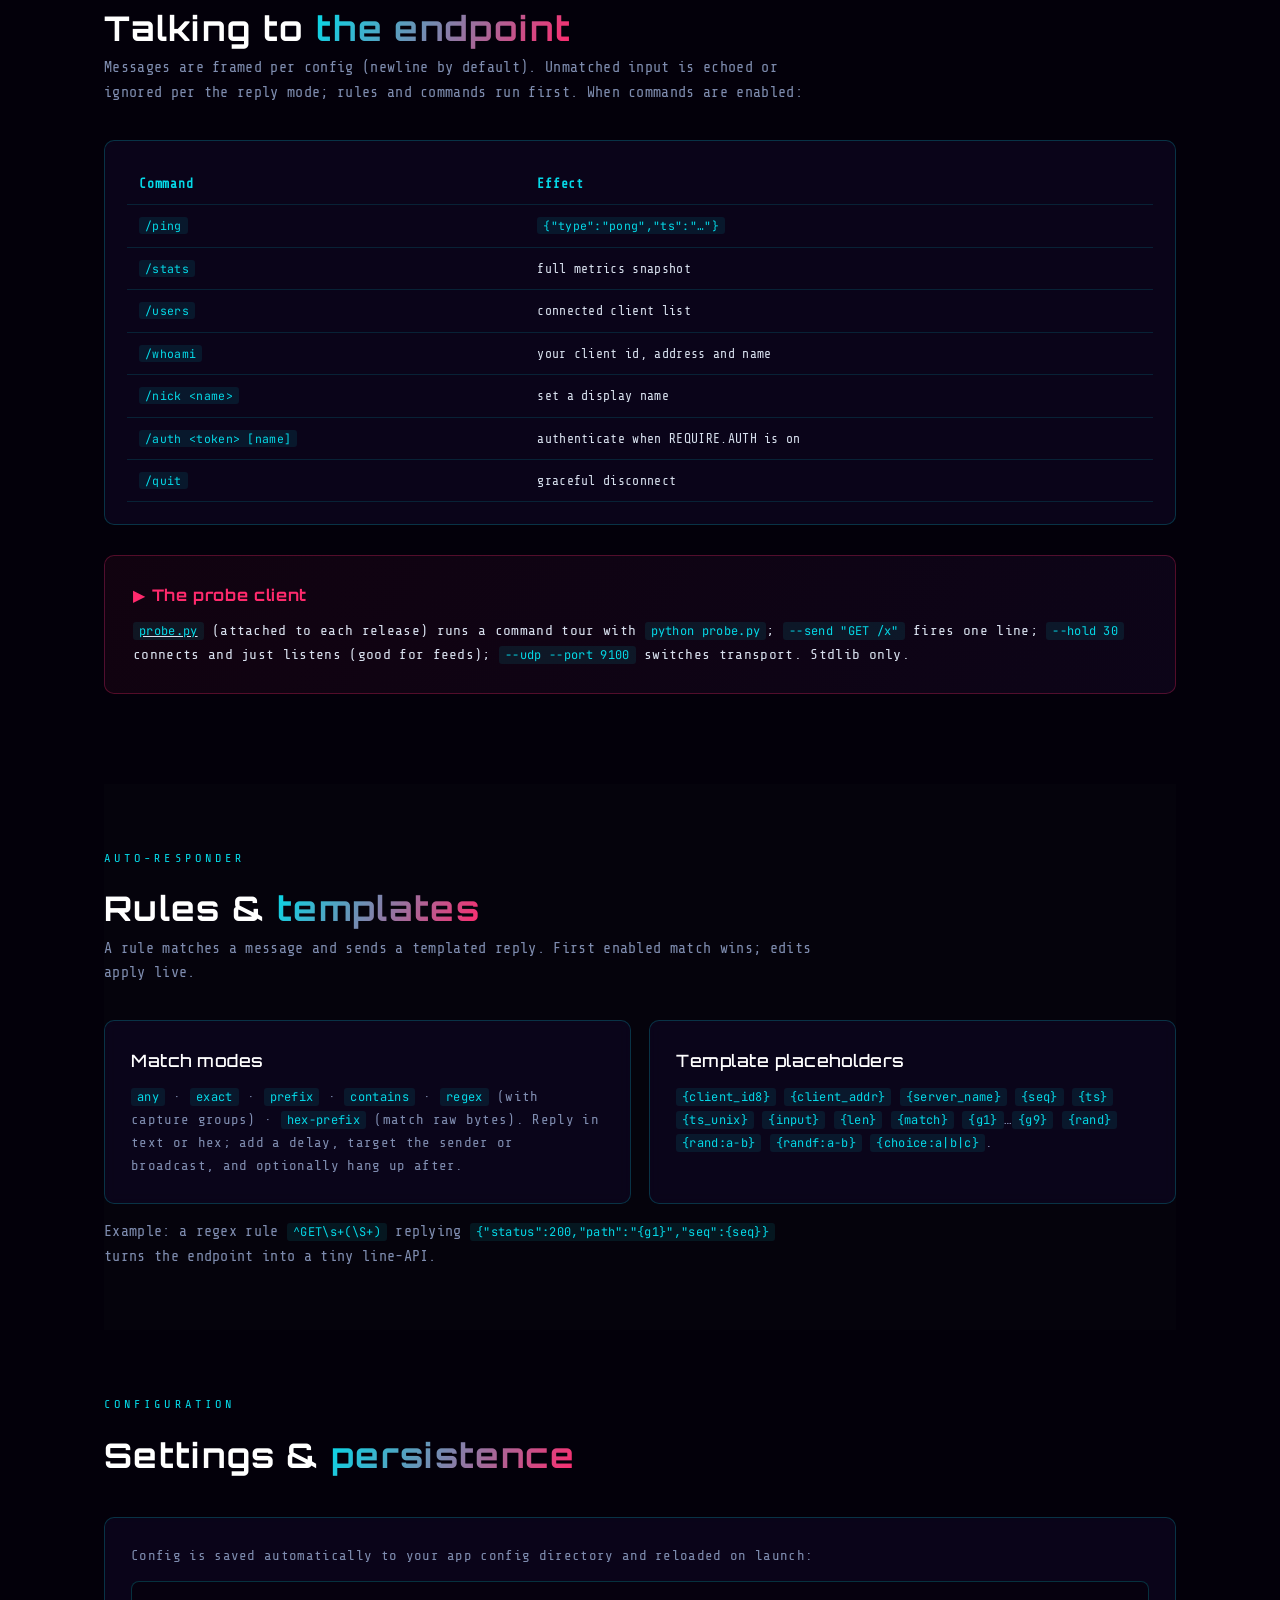
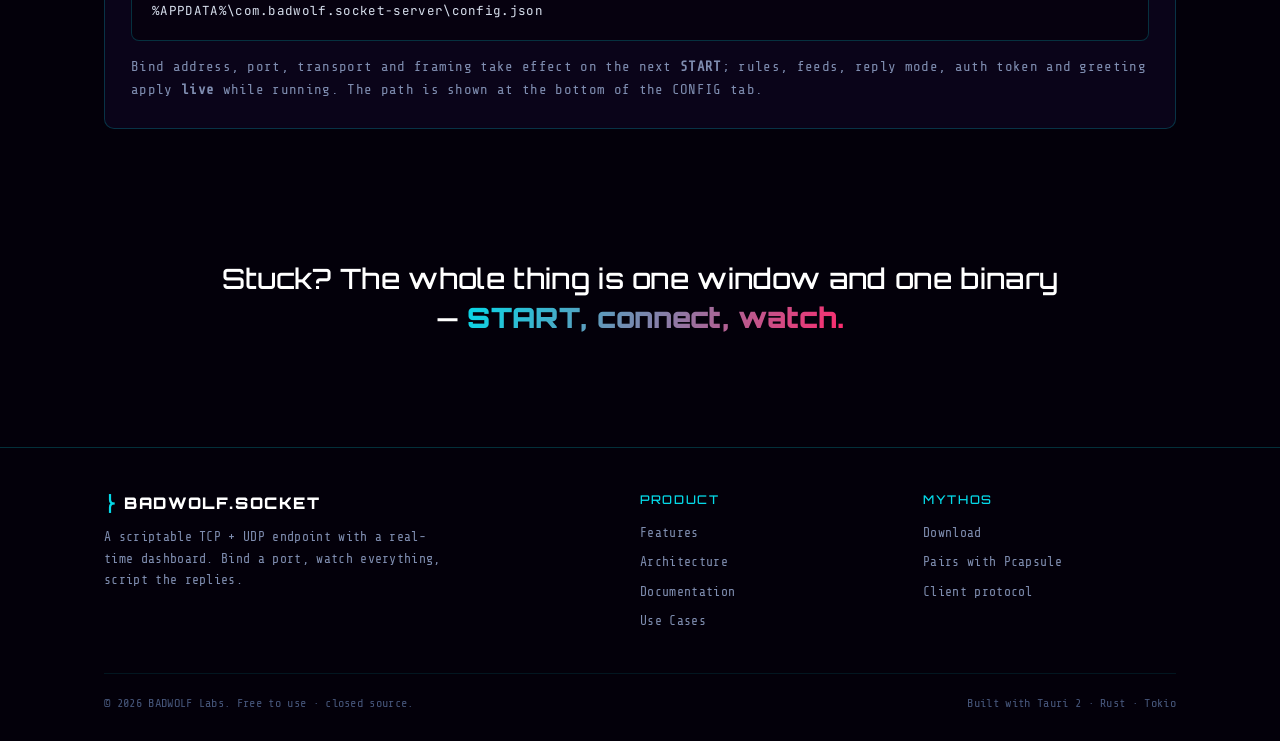
<file: docs.html>
<!DOCTYPE html>
<html lang="en">
<head>
<meta charset="UTF-8" />
<meta name="viewport" content="width=device-width, initial-scale=1.0" />
<title>Docs — BADWOLF Socket Server</title>
<meta name="description" content="Install, quick start, client protocol, scenario presets and configuration for the BADWOLF Socket Server." />
<meta name="theme-color" content="#03000a" />
<link rel="preconnect" href="https://fonts.googleapis.com" />
<link rel="preconnect" href="https://fonts.gstatic.com" crossorigin />
<link href="https://fonts.googleapis.com/css2?family=Orbitron:wght@500;700;900&family=Share+Tech+Mono&family=JetBrains+Mono:wght@400;500;700&display=swap" rel="stylesheet" />
<link rel="stylesheet" href="styles.css" />
</head>
<body>
<div class="bg"></div><div class="grid-bg"></div><div class="scan"></div>

<nav class="nav">
  <div class="nav-inner">
    <a href="index.html" class="nav-brand"><span class="glyph">&#9132;</span> BADWOLF.SOCKET</a>
    <button class="nav-hamburger" aria-label="Menu">&#9776;</button>
    <div class="nav-links">
      <a href="index.html">Home</a>
      <a href="features.html">Features</a>
      <a href="use-cases.html">Use Cases</a>
      <a href="architecture.html">Architecture</a>
      <a href="docs.html" class="active">Docs</a>
      <a href="demo.html">Demo</a>
      <a href="docs.html#download" class="nav-cta">Download</a>
    </div>
  </div>
</nav>

<section class="hero" style="padding-bottom:20px;">
  <div class="container">
    <div class="kicker reveal">// install &middot; run &middot; speak to it</div>
    <h1 class="reveal reveal-delay-1" style="font-size:clamp(30px,5vw,48px);">Documentation</h1>
    <p class="hero-tagline reveal reveal-delay-2">From download to your first scripted reply in a couple of minutes.</p>
  </div>
</section>

<main class="container">

  <!-- DOWNLOAD -->
  <section class="section" id="download">
    <div class="cat-header reveal"><span class="label">Get it</span><h2>Download &amp; <span class="gradient-text">install</span></h2>
      <p class="subtitle">Windows ships as an MSI or an NSIS setup. macOS and Linux aren't available yet.</p></div>
    <div class="grid-2">
      <div class="glass feature-card reveal">
        <h4>Installer (Windows)</h4>
        <p>Grab the latest release from <a href="https://github.com/louiscrocker/badwolf-socket-server-releases/releases/latest">GitHub Releases</a> and run either installer:</p>
        <pre><code>BADWOLF.Socket.Server_1.1.0_x64_en-US.msi
BADWOLF.Socket.Server_1.1.0_x64-setup.exe</code></pre>
        <p>A single ~6&nbsp;MB app. No .NET, no Node, nothing else to install.</p>
        <p>Verify the download against <code>SHA256SUMS.txt</code> (<code>Get-FileHash &lt;file&gt;</code>). 1.1.0 is <b>not code-signed</b> yet, so SmartScreen may warn: choose <b>More info &rarr; Run anyway</b>.</p>
      </div>
      <div class="glass feature-card reveal reveal-delay-1">
        <h4>Test client (optional)</h4>
        <p>The release also ships <code>probe.py</code>, a tiny standard-library Python client for poking the server:</p>
        <pre><code>python probe.py                 # TCP command tour
python probe.py --udp --port 9100
python probe.py --hold 30       # watch a feed</code></pre>
        <p><a href="https://github.com/louiscrocker/badwolf-socket-server-releases/releases/latest" class="btn btn-primary">&#9662; Download from GitHub</a></p>
      </div>
    </div>
  </section>

  <!-- QUICK START -->
  <section class="section">
    <div class="cat-header reveal"><span class="label">Quick start</span><h2>First run in <span class="gradient-text">four steps</span></h2></div>
    <div class="glass reveal" style="padding:30px;">
      <div class="steps">
        <div class="step"><div><h4>Pick a scenario</h4><p>Open the <b>CONFIG</b> tab, choose a preset from the dropdown (start with <b>ECHO CHAMBER</b> or <b>IOT SENSOR</b>) and hit LOAD.</p></div></div>
        <div class="step"><div><h4>Start the listener</h4><p>Hit <b>START</b>. The status pill goes ONLINE and the bind address shows in the footer.</p></div></div>
        <div class="step"><div><h4>Connect a client</h4><p><code>ncat 127.0.0.1 8888</code>, or the release's test client: <code>python probe.py</code>. UDP: add <code>--udp</code>.</p></div></div>
        <div class="step"><div><h4>Watch &amp; script</h4><p>Every message appears in the stream. Add rules in the <b>RULES</b> tab, drive a feed, record a session, or KICK a client — all live.</p></div></div>
      </div>
    </div>
  </section>

  <!-- PROTOCOL -->
  <section class="section" id="protocol">
    <div class="cat-header reveal"><span class="label">Client protocol</span><h2>Talking to <span class="gradient-text">the endpoint</span></h2>
      <p class="subtitle">Messages are framed per config (newline by default). Unmatched input is echoed or ignored per the reply mode; rules and commands run first. When commands are enabled:</p></div>
    <div class="glass reveal" style="padding:8px 22px;">
      <table>
        <thead><tr><th>Command</th><th>Effect</th></tr></thead>
        <tbody>
          <tr><td><code>/ping</code></td><td><code>{"type":"pong","ts":"…"}</code></td></tr>
          <tr><td><code>/stats</code></td><td>full metrics snapshot</td></tr>
          <tr><td><code>/users</code></td><td>connected client list</td></tr>
          <tr><td><code>/whoami</code></td><td>your client id, address and name</td></tr>
          <tr><td><code>/nick &lt;name&gt;</code></td><td>set a display name</td></tr>
          <tr><td><code>/auth &lt;token&gt; [name]</code></td><td>authenticate when REQUIRE.AUTH is on</td></tr>
          <tr><td><code>/quit</code></td><td>graceful disconnect</td></tr>
        </tbody>
      </table>
    </div>
    <div class="callout reveal">
      <h3>&#9654; The probe client</h3>
      <p><a href="https://github.com/louiscrocker/badwolf-socket-server-releases/releases/latest"><code>probe.py</code></a> (attached to each release) runs a command tour with <code>python probe.py</code>; <code>--send "GET /x"</code> fires one line; <code>--hold 30</code> connects and just listens (good for feeds); <code>--udp --port 9100</code> switches transport. Stdlib only.</p>
    </div>
  </section>

  <!-- RULES + TEMPLATES -->
  <section class="section">
    <div class="cat-header reveal"><span class="label">Auto-responder</span><h2>Rules &amp; <span class="gradient-text">templates</span></h2>
      <p class="subtitle">A rule matches a message and sends a templated reply. First enabled match wins; edits apply live.</p></div>
    <div class="grid-2">
      <div class="glass feature-card reveal">
        <h4>Match modes</h4>
        <p><code>any</code> · <code>exact</code> · <code>prefix</code> · <code>contains</code> · <code>regex</code> (with capture groups) · <code>hex-prefix</code> (match raw bytes). Reply in text or hex; add a delay, target the sender or broadcast, and optionally hang up after.</p>
      </div>
      <div class="glass feature-card reveal reveal-delay-1">
        <h4>Template placeholders</h4>
        <p><code>{client_id8}</code> <code>{client_addr}</code> <code>{server_name}</code> <code>{seq}</code> <code>{ts}</code> <code>{ts_unix}</code> <code>{input}</code> <code>{len}</code> <code>{match}</code> <code>{g1}</code>…<code>{g9}</code> <code>{rand}</code> <code>{rand:a-b}</code> <code>{randf:a-b}</code> <code>{choice:a|b|c}</code>.</p>
      </div>
    </div>
    <p class="subtitle reveal" style="margin-top:16px;">Example: a regex rule <code>^GET\s+(\S+)</code> replying <code>{"status":200,"path":"{g1}","seq":{seq}}</code> turns the endpoint into a tiny line-API.</p>
  </section>

  <!-- CONFIG -->
  <section class="section">
    <div class="cat-header reveal"><span class="label">Configuration</span><h2>Settings &amp; <span class="gradient-text">persistence</span></h2></div>
    <div class="glass feature-card reveal">
      <p>Config is saved automatically to your app config directory and reloaded on launch:</p>
      <pre><code>%APPDATA%\com.badwolf.socket-server\config.json</code></pre>
      <p style="margin-top:10px;">Bind address, port, transport and framing take effect on the next <b>START</b>; rules, feeds, reply mode, auth token and greeting apply <b>live</b> while running. The path is shown at the bottom of the CONFIG tab.</p>
    </div>
  </section>

  <section class="quote-section">
    <div class="container">
      <blockquote class="reveal">Stuck? The whole thing is one window and one binary —
        <span class="gradient-text">START, connect, watch.</span></blockquote>
    </div>
  </section>
</main>

<footer class="footer">
  <div class="container">
    <div class="footer-grid">
      <div class="footer-brand">
        <div class="logo"><span class="glyph">&#9132;</span> BADWOLF.SOCKET</div>
        <p>A scriptable TCP + UDP endpoint with a real-time dashboard. Bind a port, watch everything, script the replies.</p>
      </div>
      <div class="footer-col">
        <h5>Product</h5>
        <a href="features.html">Features</a>
        <a href="architecture.html">Architecture</a>
        <a href="docs.html">Documentation</a>
        <a href="use-cases.html">Use Cases</a>
      </div>
      <div class="footer-col">
        <h5>MYTHOS</h5>
        <a href="docs.html#download">Download</a>
        <a href="use-cases.html">Pairs with Pcapsule</a>
        <a href="docs.html#protocol">Client protocol</a>
      </div>
    </div>
    <div class="footer-bottom">
      <span>&copy; 2026 BADWOLF Labs. Free to use &middot; closed source.</span>
      <span>Built with Tauri 2 &middot; Rust &middot; Tokio</span>
    </div>
  </div>
</footer>

<script>
  const io = new IntersectionObserver((es) => es.forEach((e) => { if (e.isIntersecting) { e.target.classList.add("in"); io.unobserve(e.target); } }), { threshold: 0.12 });
  document.querySelectorAll(".reveal").forEach((el) => io.observe(el));
  document.querySelector(".nav-hamburger")?.addEventListener("click", () => document.querySelector(".nav-links").classList.toggle("open"));
</script>
</body>
</html>
</file>
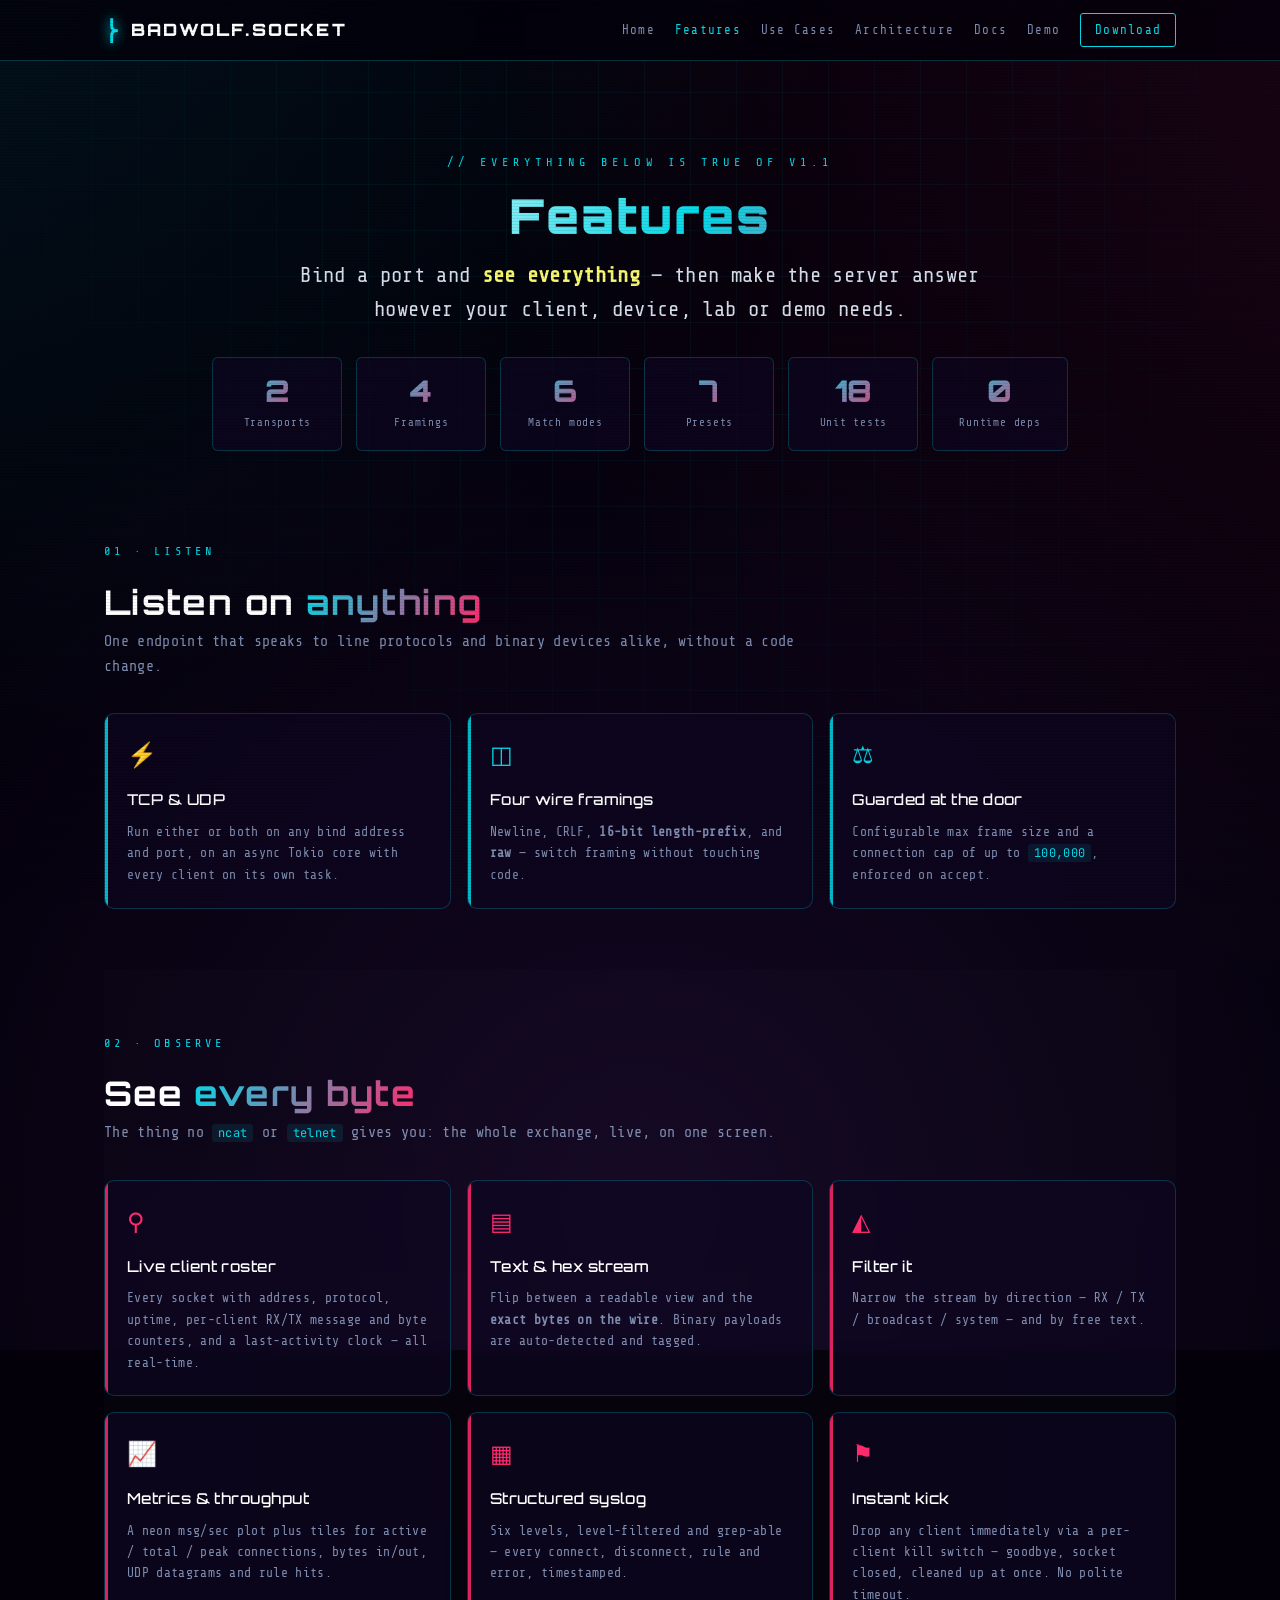
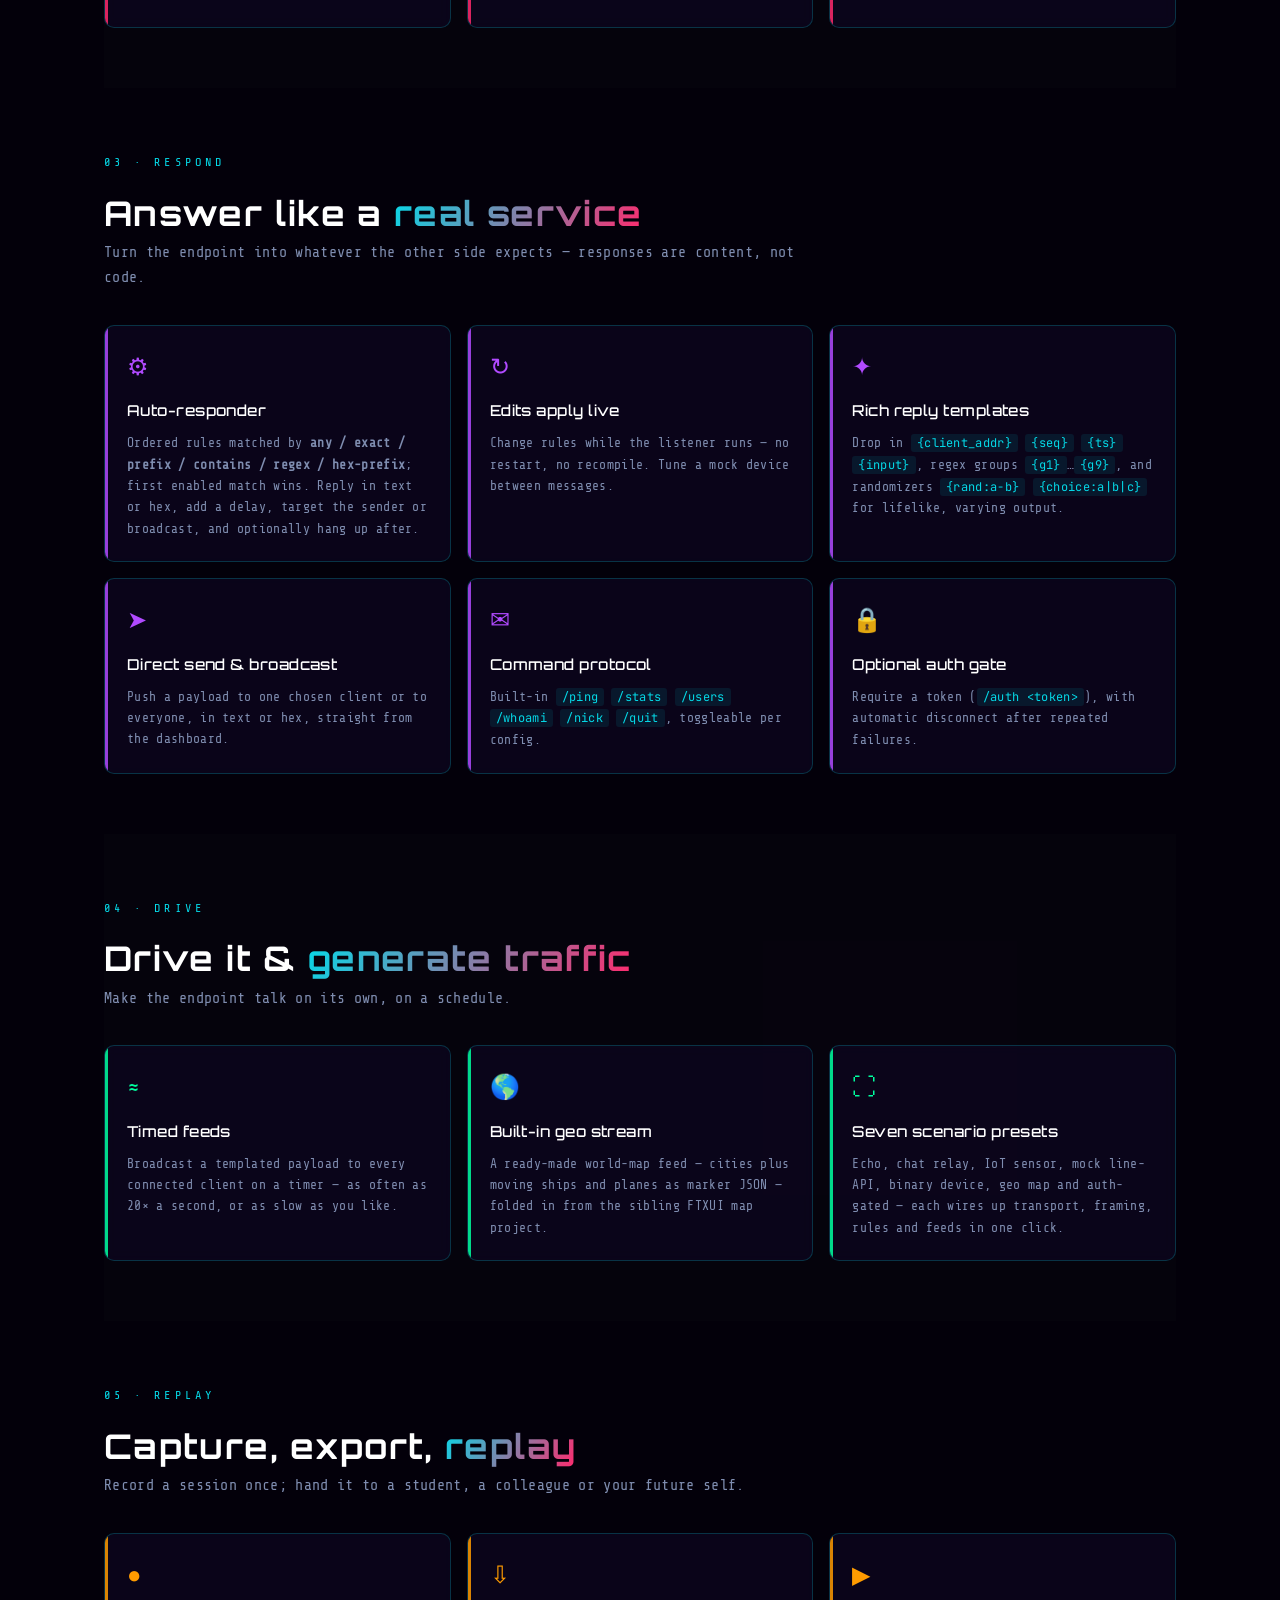
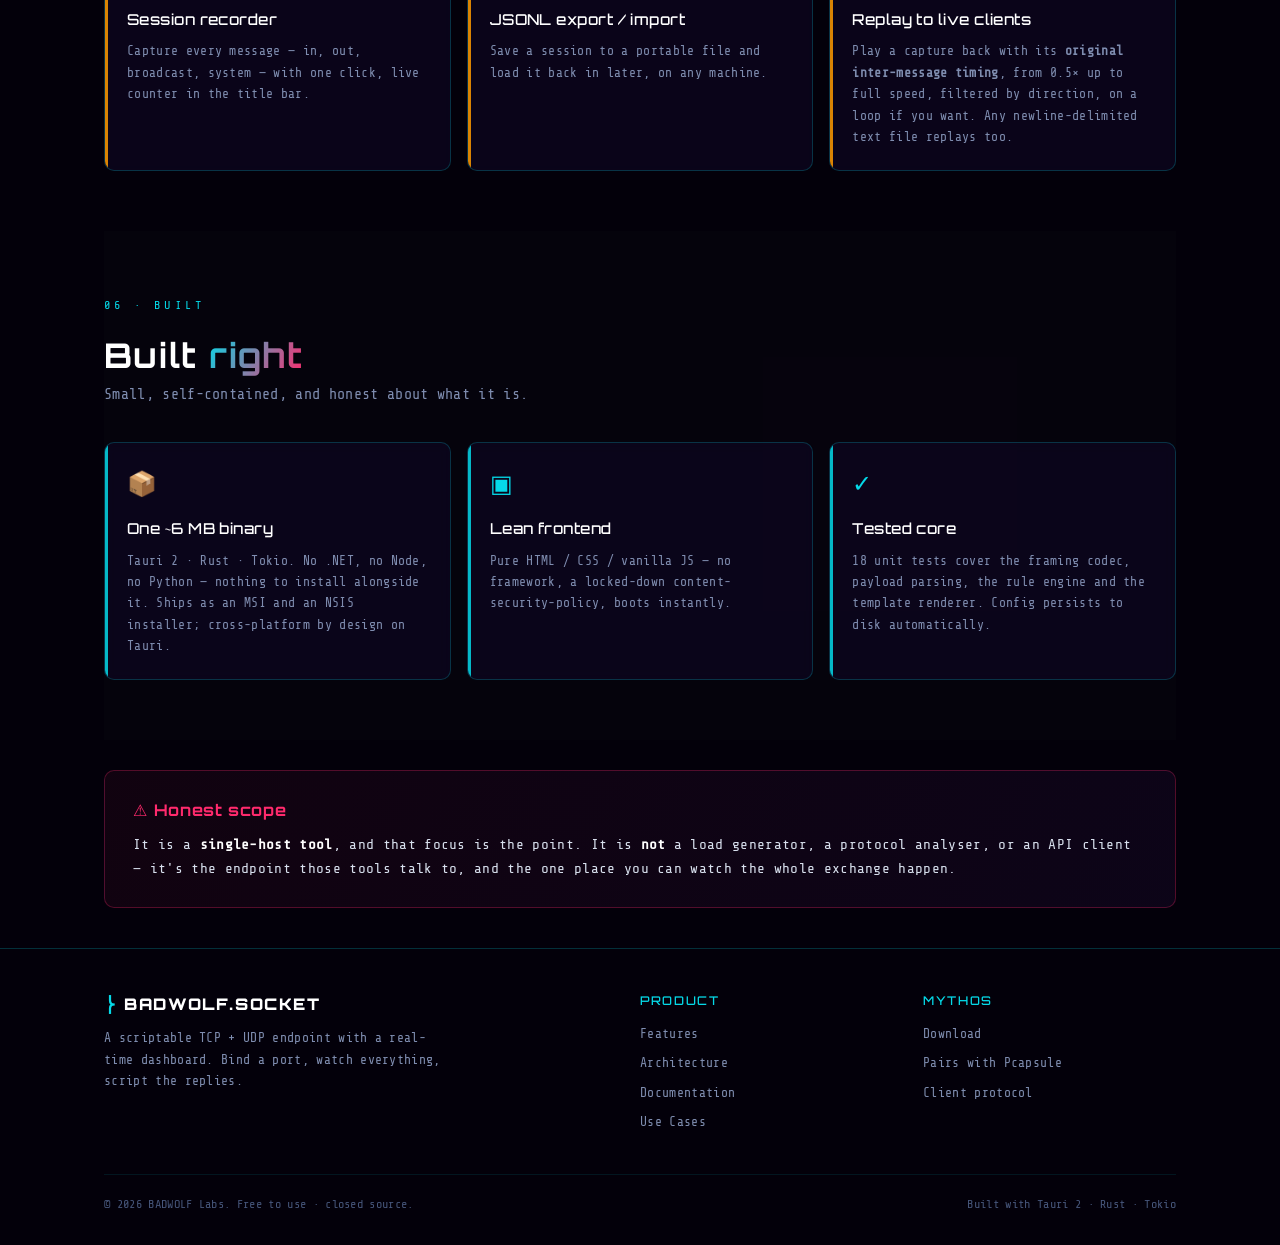
<file: features.html>
<!DOCTYPE html>
<html lang="en">
<head>
<meta charset="UTF-8" />
<meta name="viewport" content="width=device-width, initial-scale=1.0" />
<title>Features — BADWOLF Socket Server</title>
<meta name="description" content="A scriptable TCP + UDP endpoint you can actually watch: auto-responder, feeds, hex, record/replay — one 6 MB binary." />
<meta name="theme-color" content="#03000a" />
<link rel="preconnect" href="https://fonts.googleapis.com" />
<link rel="preconnect" href="https://fonts.gstatic.com" crossorigin />
<link href="https://fonts.googleapis.com/css2?family=Orbitron:wght@500;700;900&family=Share+Tech+Mono&family=JetBrains+Mono:wght@400;500;700&display=swap" rel="stylesheet" />
<link rel="stylesheet" href="styles.css" />
</head>
<body>
<div class="bg"></div><div class="grid-bg"></div><div class="scan"></div>

<nav class="nav">
  <div class="nav-inner">
    <a href="index.html" class="nav-brand"><span class="glyph">&#9132;</span> BADWOLF.SOCKET</a>
    <button class="nav-hamburger" aria-label="Menu">&#9776;</button>
    <div class="nav-links">
      <a href="index.html">Home</a>
      <a href="features.html" class="active">Features</a>
      <a href="use-cases.html">Use Cases</a>
      <a href="architecture.html">Architecture</a>
      <a href="docs.html">Docs</a>
      <a href="demo.html">Demo</a>
      <a href="docs.html#download" class="nav-cta">Download</a>
    </div>
  </div>
</nav>

<section class="hero" style="padding-bottom:20px;">
  <div class="container">
    <div class="kicker reveal">// everything below is true of v1.1</div>
    <h1 class="reveal reveal-delay-1" style="font-size:clamp(30px,5vw,48px);">Features</h1>
    <p class="hero-tagline reveal reveal-delay-2">Bind a port and <b>see everything</b> — then make the server answer however your client, device, lab or demo needs.</p>
  </div>
  <div class="container">
    <div class="stats-strip reveal reveal-delay-3">
      <div class="stat"><div class="stat-val">2</div><div class="stat-lbl">Transports</div></div>
      <div class="stat"><div class="stat-val">4</div><div class="stat-lbl">Framings</div></div>
      <div class="stat"><div class="stat-val">6</div><div class="stat-lbl">Match modes</div></div>
      <div class="stat"><div class="stat-val">7</div><div class="stat-lbl">Presets</div></div>
      <div class="stat"><div class="stat-val">18</div><div class="stat-lbl">Unit tests</div></div>
      <div class="stat"><div class="stat-val">0</div><div class="stat-lbl">Runtime deps</div></div>
    </div>
  </div>
</section>

<main class="container">

  <section class="section" id="listen">
    <div class="cat-header reveal"><span class="label">01 · Listen</span><h2>Listen on <span class="gradient-text">anything</span></h2>
      <p class="subtitle">One endpoint that speaks to line protocols and binary devices alike, without a code change.</p></div>
    <div class="feat-grid">
      <div class="glass feat-card c-cyan reveal"><span class="ic">&#9889;</span><h4>TCP &amp; UDP</h4><p>Run either or both on any bind address and port, on an async Tokio core with every client on its own task.</p></div>
      <div class="glass feat-card c-cyan reveal"><span class="ic">&#9707;</span><h4>Four wire framings</h4><p>Newline, CRLF, <b>16-bit length-prefix</b>, and <b>raw</b> — switch framing without touching code.</p></div>
      <div class="glass feat-card c-cyan reveal"><span class="ic">&#9878;</span><h4>Guarded at the door</h4><p>Configurable max frame size and a connection cap of up to <code>100,000</code>, enforced on accept.</p></div>
    </div>
  </section>

  <section class="section" id="see">
    <div class="cat-header reveal"><span class="label">02 · Observe</span><h2>See <span class="gradient-text">every byte</span></h2>
      <p class="subtitle">The thing no <code>ncat</code> or <code>telnet</code> gives you: the whole exchange, live, on one screen.</p></div>
    <div class="feat-grid">
      <div class="glass feat-card c-pink reveal"><span class="ic">&#9906;</span><h4>Live client roster</h4><p>Every socket with address, protocol, uptime, per-client RX/TX message and byte counters, and a last-activity clock — all real-time.</p></div>
      <div class="glass feat-card c-pink reveal"><span class="ic">&#9636;</span><h4>Text &amp; hex stream</h4><p>Flip between a readable view and the <b>exact bytes on the wire</b>. Binary payloads are auto-detected and tagged.</p></div>
      <div class="glass feat-card c-pink reveal"><span class="ic">&#9709;</span><h4>Filter it</h4><p>Narrow the stream by direction — RX / TX / broadcast / system — and by free text.</p></div>
      <div class="glass feat-card c-pink reveal"><span class="ic">&#128200;</span><h4>Metrics &amp; throughput</h4><p>A neon msg/sec plot plus tiles for active / total / peak connections, bytes in/out, UDP datagrams and rule hits.</p></div>
      <div class="glass feat-card c-pink reveal"><span class="ic">&#9638;</span><h4>Structured syslog</h4><p>Six levels, level-filtered and grep-able — every connect, disconnect, rule and error, timestamped.</p></div>
      <div class="glass feat-card c-pink reveal"><span class="ic">&#9873;</span><h4>Instant kick</h4><p>Drop any client immediately via a per-client kill switch — goodbye, socket closed, cleaned up at once. No polite timeout.</p></div>
    </div>
  </section>

  <section class="section" id="answer">
    <div class="cat-header reveal"><span class="label">03 · Respond</span><h2>Answer like a <span class="gradient-text">real service</span></h2>
      <p class="subtitle">Turn the endpoint into whatever the other side expects — responses are content, not code.</p></div>
    <div class="feat-grid">
      <div class="glass feat-card c-violet reveal"><span class="ic">&#9881;</span><h4>Auto-responder</h4><p>Ordered rules matched by <b>any / exact / prefix / contains / regex / hex-prefix</b>; first enabled match wins. Reply in text or hex, add a delay, target the sender or broadcast, and optionally hang up after.</p></div>
      <div class="glass feat-card c-violet reveal"><span class="ic">&#8635;</span><h4>Edits apply live</h4><p>Change rules while the listener runs — no restart, no recompile. Tune a mock device between messages.</p></div>
      <div class="glass feat-card c-violet reveal"><span class="ic">&#10022;</span><h4>Rich reply templates</h4><p>Drop in <code>{client_addr}</code> <code>{seq}</code> <code>{ts}</code> <code>{input}</code>, regex groups <code>{g1}</code>…<code>{g9}</code>, and randomizers <code>{rand:a-b}</code> <code>{choice:a|b|c}</code> for lifelike, varying output.</p></div>
      <div class="glass feat-card c-violet reveal"><span class="ic">&#10148;</span><h4>Direct send &amp; broadcast</h4><p>Push a payload to one chosen client or to everyone, in text or hex, straight from the dashboard.</p></div>
      <div class="glass feat-card c-violet reveal"><span class="ic">&#9993;</span><h4>Command protocol</h4><p>Built-in <code>/ping</code> <code>/stats</code> <code>/users</code> <code>/whoami</code> <code>/nick</code> <code>/quit</code>, toggleable per config.</p></div>
      <div class="glass feat-card c-violet reveal"><span class="ic">&#128274;</span><h4>Optional auth gate</h4><p>Require a token (<code>/auth &lt;token&gt;</code>), with automatic disconnect after repeated failures.</p></div>
    </div>
  </section>

  <section class="section" id="drive">
    <div class="cat-header reveal"><span class="label">04 · Drive</span><h2>Drive it &amp; <span class="gradient-text">generate traffic</span></h2>
      <p class="subtitle">Make the endpoint talk on its own, on a schedule.</p></div>
    <div class="feat-grid">
      <div class="glass feat-card c-lime reveal"><span class="ic">&#8776;</span><h4>Timed feeds</h4><p>Broadcast a templated payload to every connected client on a timer — as often as 20&times; a second, or as slow as you like.</p></div>
      <div class="glass feat-card c-lime reveal"><span class="ic">&#127758;</span><h4>Built-in geo stream</h4><p>A ready-made world-map feed — cities plus moving ships and planes as marker JSON — folded in from the sibling FTXUI map project.</p></div>
      <div class="glass feat-card c-lime reveal"><span class="ic">&#9974;</span><h4>Seven scenario presets</h4><p>Echo, chat relay, IoT sensor, mock line-API, binary device, geo map and auth-gated — each wires up transport, framing, rules and feeds in one click.</p></div>
    </div>
  </section>

  <section class="section" id="capture">
    <div class="cat-header reveal"><span class="label">05 · Replay</span><h2>Capture, export, <span class="gradient-text">replay</span></h2>
      <p class="subtitle">Record a session once; hand it to a student, a colleague or your future self.</p></div>
    <div class="feat-grid">
      <div class="glass feat-card c-amber reveal"><span class="ic">&#9679;</span><h4>Session recorder</h4><p>Capture every message — in, out, broadcast, system — with one click, live counter in the title bar.</p></div>
      <div class="glass feat-card c-amber reveal"><span class="ic">&#8681;</span><h4>JSONL export / import</h4><p>Save a session to a portable file and load it back in later, on any machine.</p></div>
      <div class="glass feat-card c-amber reveal"><span class="ic">&#9654;</span><h4>Replay to live clients</h4><p>Play a capture back with its <b>original inter-message timing</b>, from 0.5&times; up to full speed, filtered by direction, on a loop if you want. Any newline-delimited text file replays too.</p></div>
    </div>
  </section>

  <section class="section" id="built">
    <div class="cat-header reveal"><span class="label">06 · Built</span><h2>Built <span class="gradient-text">right</span></h2>
      <p class="subtitle">Small, self-contained, and honest about what it is.</p></div>
    <div class="feat-grid">
      <div class="glass feat-card c-cyan reveal"><span class="ic">&#128230;</span><h4>One ~6 MB binary</h4><p>Tauri 2 · Rust · Tokio. No .NET, no Node, no Python — nothing to install alongside it. Ships as an MSI and an NSIS installer; cross-platform by design on Tauri.</p></div>
      <div class="glass feat-card c-cyan reveal"><span class="ic">&#9635;</span><h4>Lean frontend</h4><p>Pure HTML / CSS / vanilla JS — no framework, a locked-down content-security-policy, boots instantly.</p></div>
      <div class="glass feat-card c-cyan reveal"><span class="ic">&#10003;</span><h4>Tested core</h4><p>18 unit tests cover the framing codec, payload parsing, the rule engine and the template renderer. Config persists to disk automatically.</p></div>
    </div>
  </section>

  <div class="callout reveal">
    <h3>&#9888; Honest scope</h3>
    <p>It is a <b>single-host tool</b>, and that focus is the point. It is <b>not</b> a load generator,
    a protocol analyser, or an API client — it's the endpoint those tools talk to, and the one place
    you can watch the whole exchange happen.</p>
  </div>
</main>

<footer class="footer">
  <div class="container">
    <div class="footer-grid">
      <div class="footer-brand">
        <div class="logo"><span class="glyph">&#9132;</span> BADWOLF.SOCKET</div>
        <p>A scriptable TCP + UDP endpoint with a real-time dashboard. Bind a port, watch everything, script the replies.</p>
      </div>
      <div class="footer-col">
        <h5>Product</h5>
        <a href="features.html">Features</a>
        <a href="architecture.html">Architecture</a>
        <a href="docs.html">Documentation</a>
        <a href="use-cases.html">Use Cases</a>
      </div>
      <div class="footer-col">
        <h5>MYTHOS</h5>
        <a href="docs.html#download">Download</a>
        <a href="use-cases.html">Pairs with Pcapsule</a>
        <a href="docs.html#protocol">Client protocol</a>
      </div>
    </div>
    <div class="footer-bottom">
      <span>&copy; 2026 BADWOLF Labs. Free to use &middot; closed source.</span>
      <span>Built with Tauri 2 &middot; Rust &middot; Tokio</span>
    </div>
  </div>
</footer>

<script>
  const io = new IntersectionObserver((es) => es.forEach((e) => { if (e.isIntersecting) { e.target.classList.add("in"); io.unobserve(e.target); } }), { threshold: 0.12 });
  document.querySelectorAll(".reveal").forEach((el) => io.observe(el));
  document.querySelector(".nav-hamburger")?.addEventListener("click", () => document.querySelector(".nav-links").classList.toggle("open"));
</script>
</body>
</html>
</file>
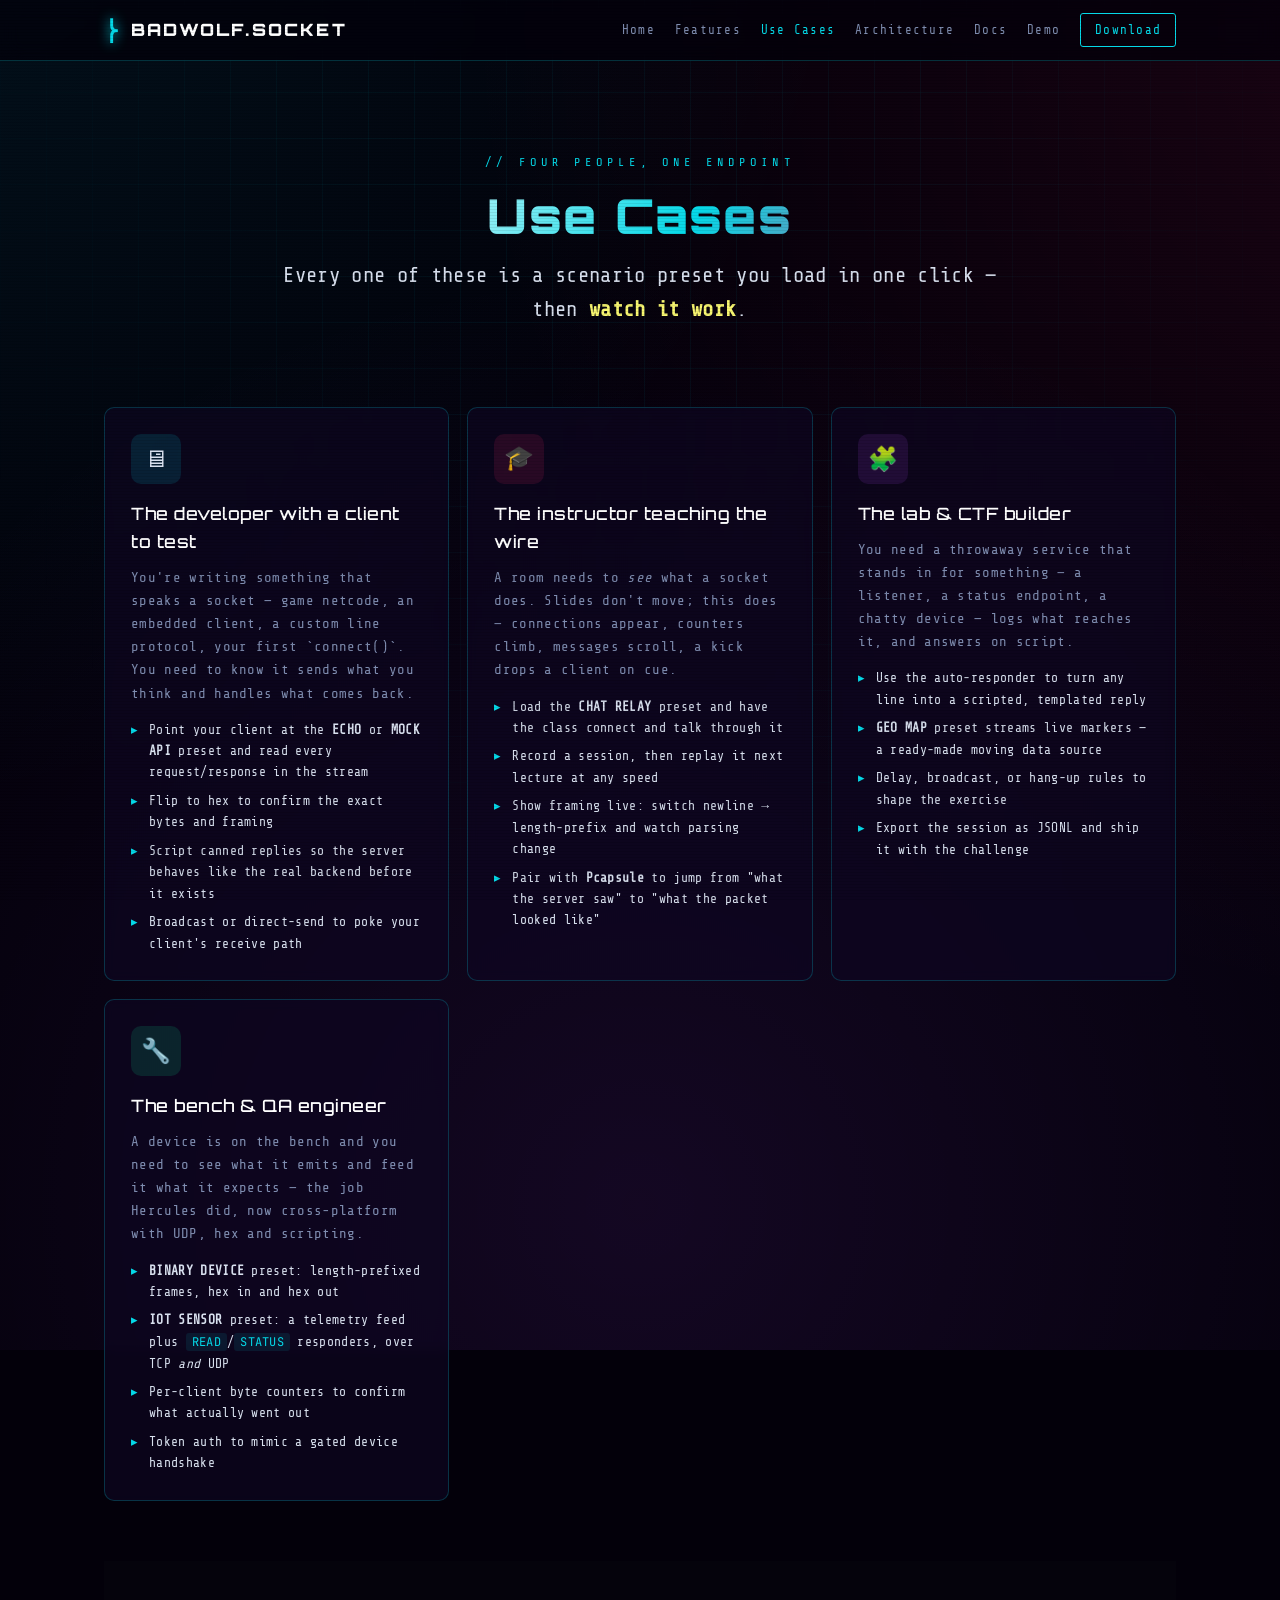
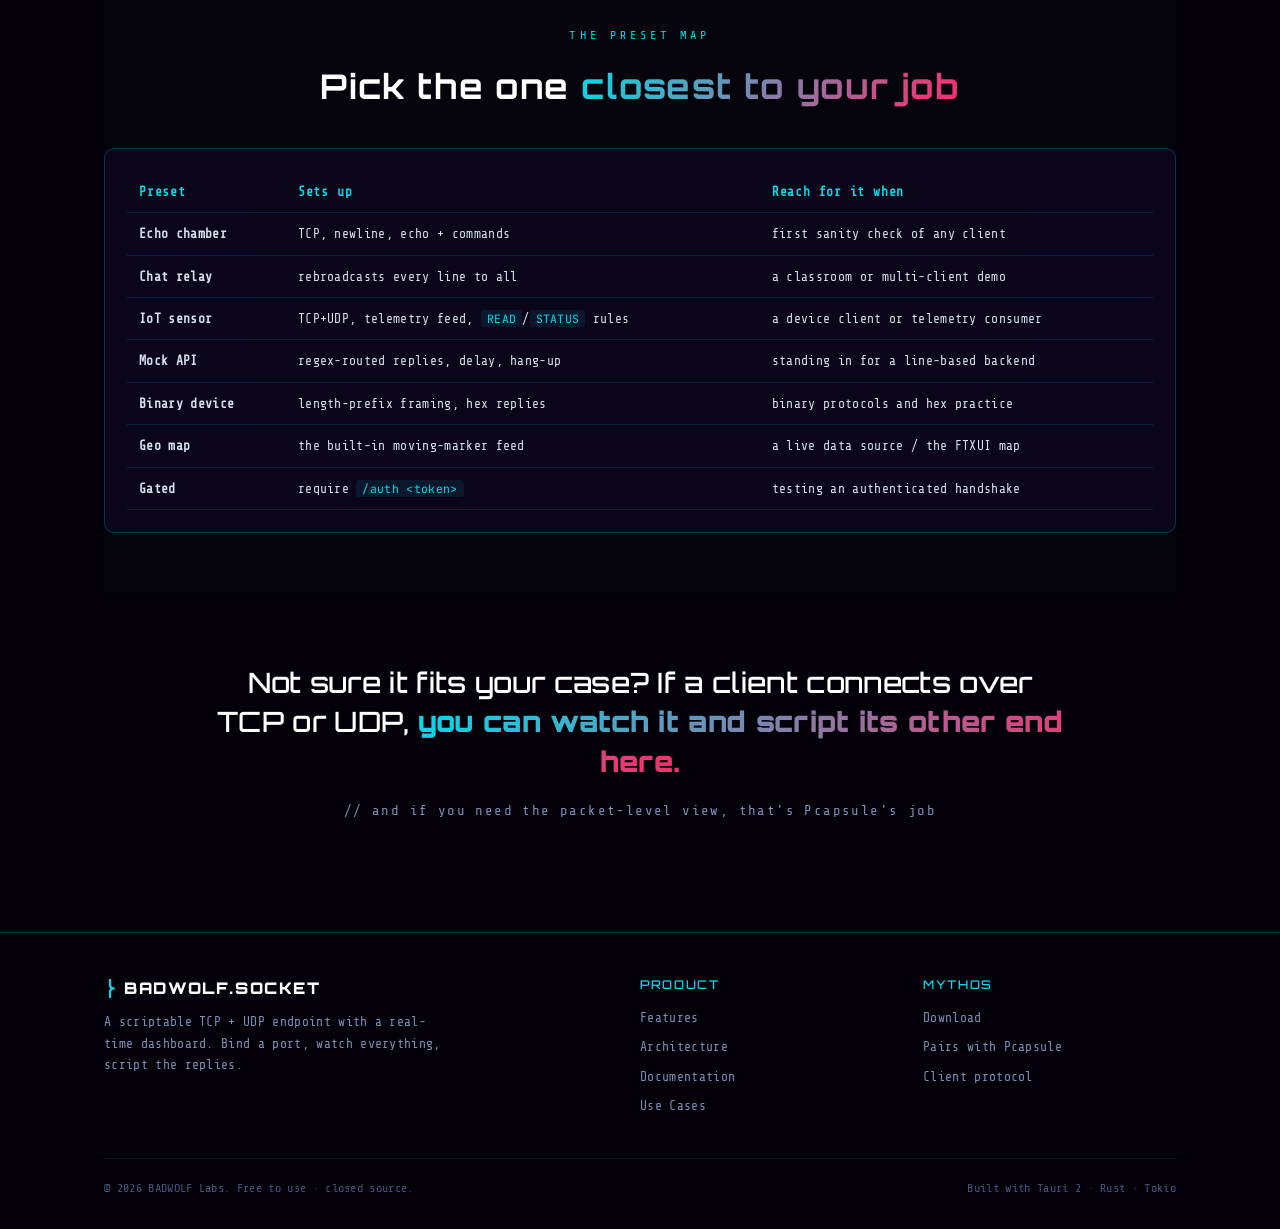
<file: use-cases.html>
<!DOCTYPE html>
<html lang="en">
<head>
<meta charset="UTF-8" />
<meta name="viewport" content="width=device-width, initial-scale=1.0" />
<title>Use Cases — BADWOLF Socket Server</title>
<meta name="description" content="Who uses a scriptable, observable TCP/UDP endpoint, and the scenario preset for each: developers, instructors, lab builders, bench engineers." />
<meta name="theme-color" content="#03000a" />
<link rel="preconnect" href="https://fonts.googleapis.com" />
<link rel="preconnect" href="https://fonts.gstatic.com" crossorigin />
<link href="https://fonts.googleapis.com/css2?family=Orbitron:wght@500;700;900&family=Share+Tech+Mono&family=JetBrains+Mono:wght@400;500;700&display=swap" rel="stylesheet" />
<link rel="stylesheet" href="styles.css" />
</head>
<body>
<div class="bg"></div><div class="grid-bg"></div><div class="scan"></div>

<nav class="nav">
  <div class="nav-inner">
    <a href="index.html" class="nav-brand"><span class="glyph">&#9132;</span> BADWOLF.SOCKET</a>
    <button class="nav-hamburger" aria-label="Menu">&#9776;</button>
    <div class="nav-links">
      <a href="index.html">Home</a>
      <a href="features.html">Features</a>
      <a href="use-cases.html" class="active">Use Cases</a>
      <a href="architecture.html">Architecture</a>
      <a href="docs.html">Docs</a>
      <a href="demo.html">Demo</a>
      <a href="docs.html#download" class="nav-cta">Download</a>
    </div>
  </div>
</nav>

<section class="hero" style="padding-bottom:20px;">
  <div class="container">
    <div class="kicker reveal">// four people, one endpoint</div>
    <h1 class="reveal reveal-delay-1" style="font-size:clamp(30px,5vw,48px);">Use Cases</h1>
    <p class="hero-tagline reveal reveal-delay-2">Every one of these is a scenario preset you load in one click — then <b>watch it work</b>.</p>
  </div>
</section>

<main class="container">

  <section class="section">
    <div class="grid-2">
      <div class="glass feature-card reveal">
        <div class="vp-icon" style="background:rgba(5,217,232,0.12);">&#128421;</div>
        <h4>The developer with a client to test</h4>
        <p>You're writing something that speaks a socket — game netcode, an embedded client, a custom line protocol, your first `connect()`. You need to know it sends what you think and handles what comes back.</p>
        <ul>
          <li>Point your client at the <b>ECHO</b> or <b>MOCK API</b> preset and read every request/response in the stream</li>
          <li>Flip to hex to confirm the exact bytes and framing</li>
          <li>Script canned replies so the server behaves like the real backend before it exists</li>
          <li>Broadcast or direct-send to poke your client's receive path</li>
        </ul>
      </div>
      <div class="glass feature-card reveal reveal-delay-1">
        <div class="vp-icon" style="background:rgba(255,42,109,0.12);">&#127891;</div>
        <h4>The instructor teaching the wire</h4>
        <p>A room needs to <i>see</i> what a socket does. Slides don't move; this does — connections appear, counters climb, messages scroll, a kick drops a client on cue.</p>
        <ul>
          <li>Load the <b>CHAT RELAY</b> preset and have the class connect and talk through it</li>
          <li>Record a session, then replay it next lecture at any speed</li>
          <li>Show framing live: switch newline &rarr; length-prefix and watch parsing change</li>
          <li>Pair with <b>Pcapsule</b> to jump from "what the server saw" to "what the packet looked like"</li>
        </ul>
      </div>
      <div class="glass feature-card reveal reveal-delay-2">
        <div class="vp-icon" style="background:rgba(177,74,255,0.12);">&#129513;</div>
        <h4>The lab &amp; CTF builder</h4>
        <p>You need a throwaway service that stands in for something — a listener, a status endpoint, a chatty device — logs what reaches it, and answers on script.</p>
        <ul>
          <li>Use the auto-responder to turn any line into a scripted, templated reply</li>
          <li><b>GEO MAP</b> preset streams live markers — a ready-made moving data source</li>
          <li>Delay, broadcast, or hang-up rules to shape the exercise</li>
          <li>Export the session as JSONL and ship it with the challenge</li>
        </ul>
      </div>
      <div class="glass feature-card reveal reveal-delay-3">
        <div class="vp-icon" style="background:rgba(0,255,159,0.12);">&#128295;</div>
        <h4>The bench &amp; QA engineer</h4>
        <p>A device is on the bench and you need to see what it emits and feed it what it expects — the job Hercules did, now cross-platform with UDP, hex and scripting.</p>
        <ul>
          <li><b>BINARY DEVICE</b> preset: length-prefixed frames, hex in and hex out</li>
          <li><b>IOT SENSOR</b> preset: a telemetry feed plus <code>READ</code>/<code>STATUS</code> responders, over TCP <i>and</i> UDP</li>
          <li>Per-client byte counters to confirm what actually went out</li>
          <li>Token auth to mimic a gated device handshake</li>
        </ul>
      </div>
    </div>
  </section>

  <section class="section">
    <div class="reveal" style="text-align:center; margin-bottom:34px;">
      <span class="label">The preset map</span>
      <h2>Pick the one <span class="gradient-text">closest to your job</span></h2>
    </div>
    <div class="glass" style="padding:8px 22px;">
      <table>
        <thead><tr><th>Preset</th><th>Sets up</th><th>Reach for it when</th></tr></thead>
        <tbody>
          <tr><td><b>Echo chamber</b></td><td>TCP, newline, echo + commands</td><td>first sanity check of any client</td></tr>
          <tr><td><b>Chat relay</b></td><td>rebroadcasts every line to all</td><td>a classroom or multi-client demo</td></tr>
          <tr><td><b>IoT sensor</b></td><td>TCP+UDP, telemetry feed, <code>READ</code>/<code>STATUS</code> rules</td><td>a device client or telemetry consumer</td></tr>
          <tr><td><b>Mock API</b></td><td>regex-routed replies, delay, hang-up</td><td>standing in for a line-based backend</td></tr>
          <tr><td><b>Binary device</b></td><td>length-prefix framing, hex replies</td><td>binary protocols and hex practice</td></tr>
          <tr><td><b>Geo map</b></td><td>the built-in moving-marker feed</td><td>a live data source / the FTXUI map</td></tr>
          <tr><td><b>Gated</b></td><td>require <code>/auth &lt;token&gt;</code></td><td>testing an authenticated handshake</td></tr>
        </tbody>
      </table>
    </div>
  </section>

  <section class="quote-section">
    <div class="container">
      <blockquote class="reveal">Not sure it fits your case? If a client connects over TCP or UDP,
        <span class="gradient-text">you can watch it and script its other end here.</span></blockquote>
      <cite class="reveal reveal-delay-1">// and if you need the packet-level view, that's Pcapsule's job</cite>
    </div>
  </section>
</main>

<footer class="footer">
  <div class="container">
    <div class="footer-grid">
      <div class="footer-brand">
        <div class="logo"><span class="glyph">&#9132;</span> BADWOLF.SOCKET</div>
        <p>A scriptable TCP + UDP endpoint with a real-time dashboard. Bind a port, watch everything, script the replies.</p>
      </div>
      <div class="footer-col">
        <h5>Product</h5>
        <a href="features.html">Features</a>
        <a href="architecture.html">Architecture</a>
        <a href="docs.html">Documentation</a>
        <a href="use-cases.html">Use Cases</a>
      </div>
      <div class="footer-col">
        <h5>MYTHOS</h5>
        <a href="docs.html#download">Download</a>
        <a href="use-cases.html">Pairs with Pcapsule</a>
        <a href="docs.html#protocol">Client protocol</a>
      </div>
    </div>
    <div class="footer-bottom">
      <span>&copy; 2026 BADWOLF Labs. Free to use &middot; closed source.</span>
      <span>Built with Tauri 2 &middot; Rust &middot; Tokio</span>
    </div>
  </div>
</footer>

<script>
  const io = new IntersectionObserver((es) => es.forEach((e) => { if (e.isIntersecting) { e.target.classList.add("in"); io.unobserve(e.target); } }), { threshold: 0.12 });
  document.querySelectorAll(".reveal").forEach((el) => io.observe(el));
  document.querySelector(".nav-hamburger")?.addEventListener("click", () => document.querySelector(".nav-links").classList.toggle("open"));
</script>
</body>
</html>
</file>
<file: styles.css>
/* ============================================================
   BADWOLF // SOCKET SERVER — docs site theme
   Shared by index / features / use-cases / architecture / docs
   ============================================================ */

:root {
  --bg-0: #03000a; --bg-1: #06010f; --bg-2: #0a0418; --bg-3: #11082a;
  --card: rgba(14, 7, 34, 0.66); --card-2: rgba(18, 9, 44, 0.9);
  --line: rgba(5, 217, 232, 0.22);
  --cyan: #05d9e8; --pink: #ff2a6d; --violet: #b14aff; --lime: #00ff9f;
  --yellow: #f9f871; --amber: #ff9b00;
  --text: #d8e0ee; --bright: #ffffff; --dim: #7f8db0; --faint: #46557a;
  --sans: "Orbitron", system-ui, sans-serif;
  --mono: "Share Tech Mono", monospace;
  --code: "JetBrains Mono", monospace;
}
* { box-sizing: border-box; margin: 0; padding: 0; }
html { scroll-behavior: smooth; }
body {
  font-family: var(--mono); background: var(--bg-0); color: var(--text);
  line-height: 1.65; letter-spacing: 0.02em; overflow-x: hidden;
  -webkit-font-smoothing: antialiased;
}
a { color: inherit; }

/* backdrop */
.bg { position: fixed; inset: 0; z-index: -2; }
.bg::before { content: ""; position: absolute; inset: -50%;
  background:
    radial-gradient(circle at 18% 12%, rgba(5,217,232,0.10), transparent 40%),
    radial-gradient(circle at 82% 26%, rgba(255,42,109,0.10), transparent 40%),
    radial-gradient(circle at 50% 92%, rgba(177,74,255,0.10), transparent 45%); }
.grid-bg { position: fixed; inset: 0; z-index: -1; pointer-events: none;
  background-image:
    linear-gradient(rgba(5,217,232,0.05) 1px, transparent 1px),
    linear-gradient(90deg, rgba(5,217,232,0.05) 1px, transparent 1px);
  background-size: 46px 46px;
  mask-image: radial-gradient(ellipse at 50% 0%, #000 30%, transparent 82%); }
.scan { position: fixed; inset: 0; z-index: 999; pointer-events: none; opacity: 0.5;
  background: repeating-linear-gradient(0deg, rgba(0,0,0,0.16) 0 1px, transparent 1px 3px); }

.container { max-width: 1120px; margin: 0 auto; padding: 0 24px; }

/* nav */
.nav { position: sticky; top: 0; z-index: 50; backdrop-filter: blur(10px);
  background: rgba(3,0,10,0.72); border-bottom: 1px solid var(--line); }
.nav-inner { display: flex; align-items: center; justify-content: space-between; height: 60px; max-width: 1120px; margin: 0 auto; padding: 0 24px; }
.nav-brand { font-family: var(--sans); font-weight: 900; font-size: 17px; letter-spacing: 0.13em;
  color: #fff; text-decoration: none; display: flex; align-items: center; gap: 9px; }
.nav-brand .glyph { color: var(--cyan); text-shadow: 0 0 12px var(--cyan); font-size: 21px; }
.nav-links { display: flex; align-items: center; gap: 20px; }
.nav-links a { color: var(--dim); text-decoration: none; font-size: 12.5px; letter-spacing: 0.1em; transition: color .15s; }
.nav-links a:hover, .nav-links a.active { color: var(--cyan); }
.nav-cta { border: 1px solid var(--cyan); border-radius: 3px; padding: 6px 14px; color: var(--cyan) !important; }
.nav-cta:hover { background: rgba(5,217,232,0.14); box-shadow: 0 0 14px rgba(5,217,232,0.3); }
.nav-hamburger { display: none; background: none; border: none; color: var(--cyan); font-size: 22px; cursor: pointer; }

/* headings */
h1 { font-family: var(--sans); font-weight: 900; letter-spacing: 0.04em; line-height: 1.06; color: #fff; }
h2 { font-family: var(--sans); font-weight: 700; letter-spacing: 0.04em; font-size: clamp(24px, 3.6vw, 34px); color: #fff; }
h3 { font-family: var(--sans); font-weight: 700; letter-spacing: 0.04em; font-size: 19px; color: #fff; }
h4 { font-family: var(--sans); font-weight: 500; letter-spacing: 0.03em; color: #fff; }
.gradient-text { background: linear-gradient(120deg, var(--cyan), var(--pink));
  -webkit-background-clip: text; -webkit-text-fill-color: transparent; background-clip: text; }
.label { display: inline-block; color: var(--cyan); font-size: 12px; letter-spacing: 0.34em; text-transform: uppercase; margin-bottom: 12px; }
.subtitle { color: var(--dim); font-size: 15px; max-width: 720px; }

/* hero */
.hero { text-align: center; padding: 92px 0 46px; }
.hero .kicker { color: var(--cyan); font-size: 12px; letter-spacing: 0.42em; text-transform: uppercase; }
.hero h1 { font-size: clamp(34px, 6vw, 60px); margin: 18px 0 16px;
  background: linear-gradient(120deg, #fff 20%, var(--cyan) 55%, var(--pink) 92%);
  -webkit-background-clip: text; -webkit-text-fill-color: transparent; background-clip: text; }
.hero-tagline { font-size: clamp(17px, 2.4vw, 21px); color: var(--text); max-width: 760px; margin: 0 auto; }
.hero-tagline b { color: var(--yellow); }
.hero-subtitle { color: var(--dim); font-size: 15px; max-width: 680px; margin: 16px auto 0; }
.hero-buttons { display: flex; gap: 14px; justify-content: center; flex-wrap: wrap; margin-top: 30px; }

/* buttons */
.btn { font-family: var(--mono); font-size: 13px; letter-spacing: 0.1em; text-decoration: none;
  padding: 12px 24px; border-radius: 4px; border: 1px solid transparent; cursor: pointer; transition: all .15s; display: inline-block; }
.btn-primary { background: rgba(5,217,232,0.14); border-color: var(--cyan); color: var(--cyan); }
.btn-primary:hover { background: rgba(5,217,232,0.24); box-shadow: 0 0 18px rgba(5,217,232,0.35); }
.btn-ghost { border-color: var(--line); color: var(--text); }
.btn-ghost:hover { border-color: var(--pink); color: var(--pink); }

/* badges */
.badges { display: flex; gap: 10px; justify-content: center; flex-wrap: wrap; margin-top: 24px; }
.badge { font-family: var(--code); font-size: 11px; letter-spacing: 0.06em; color: var(--dim);
  border: 1px solid var(--line); border-radius: 3px; padding: 5px 11px; }
.badge b { color: var(--cyan); font-weight: 700; }

/* stats strip */
.stats-strip { display: flex; flex-wrap: wrap; gap: 14px; justify-content: center; margin: 30px 0 6px; }
.stat { background: var(--card); border: 1px solid var(--line); border-radius: 6px; padding: 18px 26px; text-align: center; min-width: 130px; }
.stat-val { font-family: var(--sans); font-weight: 900; font-size: 30px; line-height: 1;
  background: linear-gradient(135deg, var(--cyan), var(--pink));
  -webkit-background-clip: text; -webkit-text-fill-color: transparent; background-clip: text; }
.stat-lbl { font-size: 11px; color: var(--dim); margin-top: 8px; letter-spacing: 0.07em; }

/* sections */
.section { padding: 60px 0; }
.section-sm { padding: 30px 0; }
.section:nth-of-type(even) { background: rgba(255,255,255,0.012); }

/* glass card */
.glass { background: var(--card); border: 1px solid var(--line); border-radius: 10px; backdrop-filter: blur(6px); }

/* grids */
.grid-3 { display: grid; grid-template-columns: repeat(auto-fit, minmax(280px, 1fr)); gap: 18px; }
.grid-2 { display: grid; grid-template-columns: repeat(auto-fit, minmax(320px, 1fr)); gap: 18px; }

.feature-card { padding: 26px; transition: transform .18s, border-color .18s, box-shadow .18s; }
.feature-card:hover { transform: translateY(-3px); border-color: var(--cyan); box-shadow: 0 10px 34px rgba(5,217,232,0.12); }
.feature-card h4 { font-size: 17px; margin-bottom: 10px; }
.feature-card p { color: var(--dim); font-size: 14px; }
.feature-card ul { list-style: none; margin-top: 14px; display: flex; flex-direction: column; gap: 7px; }
.feature-card li { color: var(--text); font-size: 13px; padding-left: 18px; position: relative; }
.feature-card li::before { content: "▸"; color: var(--cyan); position: absolute; left: 0; }
.vp-icon { width: 50px; height: 50px; border-radius: 10px; display: flex; align-items: center; justify-content: center; font-size: 24px; margin-bottom: 16px; }

/* category cards */
.cat-cards { display: grid; grid-template-columns: repeat(auto-fill, minmax(300px, 1fr)); gap: 16px; }
.cat-card { padding: 24px; text-decoration: none; display: block; transition: transform .18s, border-color .18s, box-shadow .18s; }
.cat-card:hover { transform: translateY(-3px); border-color: var(--cyan); box-shadow: 0 10px 34px rgba(5,217,232,0.12); }
.cat-count { font-family: var(--sans); font-weight: 900; font-size: 34px; line-height: 1;
  background: linear-gradient(135deg, var(--cyan), var(--violet));
  -webkit-background-clip: text; -webkit-text-fill-color: transparent; background-clip: text; margin-bottom: 10px; }
.cat-card h4 { font-size: 16px; margin-bottom: 8px; }
.cat-card p { color: var(--dim); font-size: 13px; }

/* feature page: accented cards */
.feat-grid { display: grid; grid-template-columns: repeat(auto-fill, minmax(300px, 1fr)); gap: 16px; }
.feat-card { padding: 22px; position: relative; overflow: hidden; transition: transform .18s, border-color .18s, box-shadow .18s; }
.feat-card::before { content: ""; position: absolute; left: 0; top: 0; bottom: 0; width: 3px; background: var(--accent, var(--cyan)); opacity: .85; }
.feat-card:hover { transform: translateY(-3px); border-color: var(--accent, var(--cyan)); box-shadow: 0 8px 30px rgba(5,217,232,0.12); }
.feat-card .ic { font-size: 24px; display: block; margin-bottom: 12px; color: var(--accent, var(--cyan)); }
.feat-card h4 { font-size: 15px; margin-bottom: 8px; }
.feat-card p { color: var(--dim); font-size: 13px; }
.c-cyan { --accent: var(--cyan); } .c-pink { --accent: var(--pink); } .c-violet { --accent: var(--violet); }
.c-lime { --accent: var(--lime); } .c-amber { --accent: var(--amber); } .c-yellow { --accent: var(--yellow); }

/* code + inline */
code { font-family: var(--code); font-size: 12px; color: var(--cyan); background: rgba(5,217,232,0.09); padding: 1px 6px; border-radius: 3px; }
pre { background: var(--bg-1); border: 1px solid var(--line); border-radius: 8px; padding: 18px 20px; overflow-x: auto; margin: 14px 0; }
pre code { background: none; color: var(--text); padding: 0; font-size: 12.5px; line-height: 1.7; }
.cat-header { margin-bottom: 34px; }

/* tables */
table { width: 100%; border-collapse: collapse; margin: 14px 0; font-size: 13px; }
th, td { text-align: left; padding: 10px 12px; border-bottom: 1px solid rgba(5,217,232,0.14); }
th { color: var(--cyan); font-weight: 700; letter-spacing: 0.06em; }
td code { font-size: 11.5px; }

/* quote / positioning */
.quote-section { padding: 70px 0; text-align: center; }
.quote-section blockquote { font-family: var(--sans); font-weight: 500; font-size: clamp(20px, 3vw, 28px);
  line-height: 1.4; max-width: 860px; margin: 0 auto; color: #fff; }
.quote-section blockquote .gradient-text { font-weight: 900; }
.quote-section cite { display: block; margin-top: 18px; color: var(--dim); font-size: 14px; font-style: normal; letter-spacing: 0.1em; }

/* callout */
.callout { border-radius: 10px; padding: 26px 28px; margin: 30px 0;
  background: linear-gradient(120deg, rgba(255,42,109,0.06), rgba(177,74,255,0.06)); border: 1px solid rgba(255,42,109,0.28); }
.callout h3 { color: var(--pink); font-size: 16px; margin-bottom: 10px; }
.callout p { color: var(--text); font-size: 14.5px; }
.callout p b { color: #fff; }

/* CTA */
.cta-section { padding: 74px 0; text-align: center; }
.cta-section .glass { padding: 54px 30px; }
.cta-buttons { display: flex; gap: 14px; justify-content: center; flex-wrap: wrap; margin-top: 26px; }

/* steps */
.steps { counter-reset: step; display: flex; flex-direction: column; gap: 14px; }
.step { display: flex; gap: 16px; align-items: flex-start; }
.step::before { counter-increment: step; content: counter(step); flex-shrink: 0;
  width: 32px; height: 32px; border-radius: 50%; border: 1px solid var(--cyan); color: var(--cyan);
  display: flex; align-items: center; justify-content: center; font-family: var(--sans); font-weight: 700; font-size: 14px; }
.step div h4 { font-size: 15px; margin-bottom: 4px; }
.step div p { color: var(--dim); font-size: 13.5px; }

/* footer */
.footer { border-top: 1px solid var(--line); margin-top: 40px; padding: 42px 0 30px; }
.footer-grid { display: grid; grid-template-columns: 2fr 1fr 1fr; gap: 30px; }
.footer-brand .logo { font-family: var(--sans); font-weight: 900; color: #fff; font-size: 16px; letter-spacing: 0.1em; margin-bottom: 10px; }
.footer-brand .logo .glyph { color: var(--cyan); }
.footer-brand p { color: var(--dim); font-size: 13px; max-width: 340px; }
.footer-col h5 { font-family: var(--sans); font-weight: 500; color: var(--cyan); font-size: 12px; letter-spacing: 0.14em; text-transform: uppercase; margin-bottom: 12px; }
.footer-col a { display: block; color: var(--dim); text-decoration: none; font-size: 13px; margin-bottom: 8px; transition: color .15s; }
.footer-col a:hover { color: var(--cyan); }
.footer-bottom { display: flex; justify-content: space-between; flex-wrap: wrap; gap: 10px;
  margin-top: 34px; padding-top: 20px; border-top: 1px solid rgba(5,217,232,0.1); color: var(--faint); font-size: 12px; }

/* reveal */
.reveal { opacity: 0; transform: translateY(18px); transition: opacity .5s ease, transform .5s ease; }
.reveal.in { opacity: 1; transform: none; }
.reveal-delay-1 { transition-delay: .06s; } .reveal-delay-2 { transition-delay: .12s; } .reveal-delay-3 { transition-delay: .18s; }

@media (max-width: 760px) {
  .nav-links { display: none; }
  .footer-grid { grid-template-columns: 1fr; }
  .grid-3, .grid-2, .cat-cards, .feat-grid { grid-template-columns: 1fr; }
}
</file>
